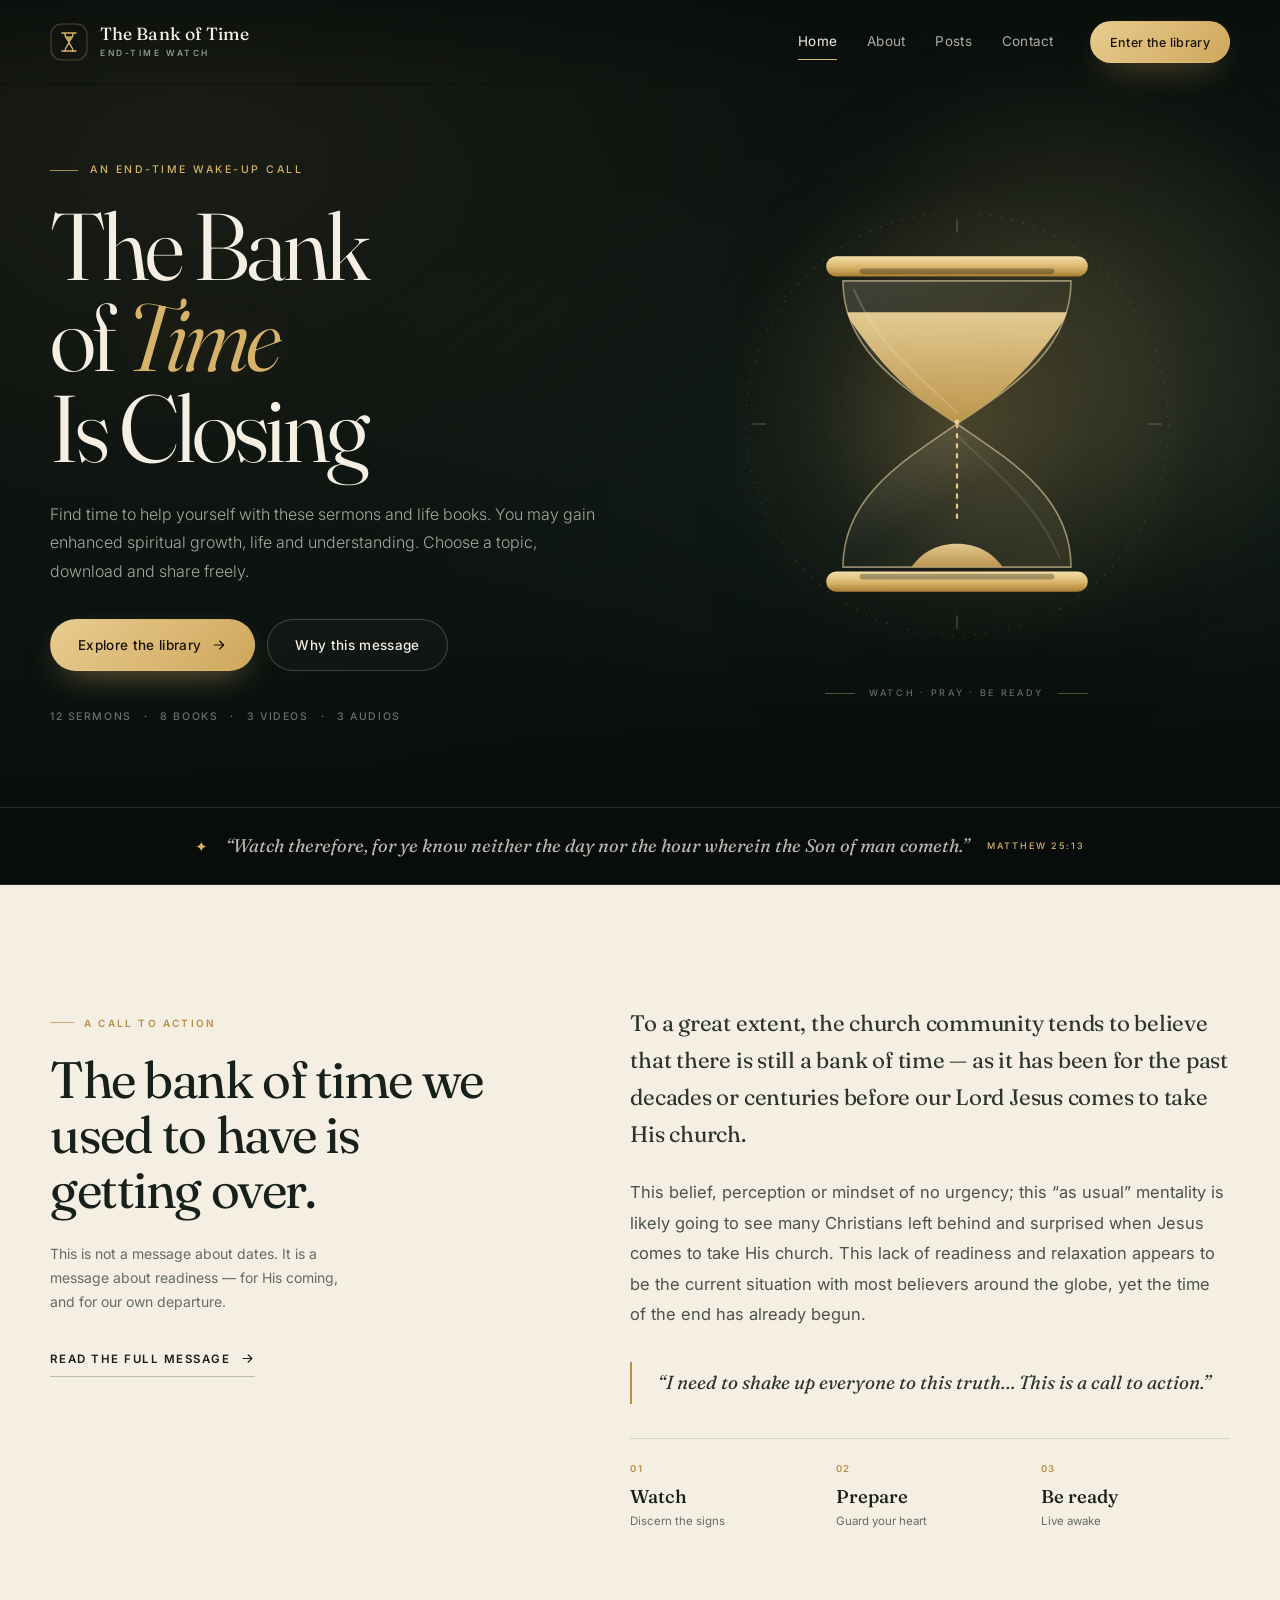
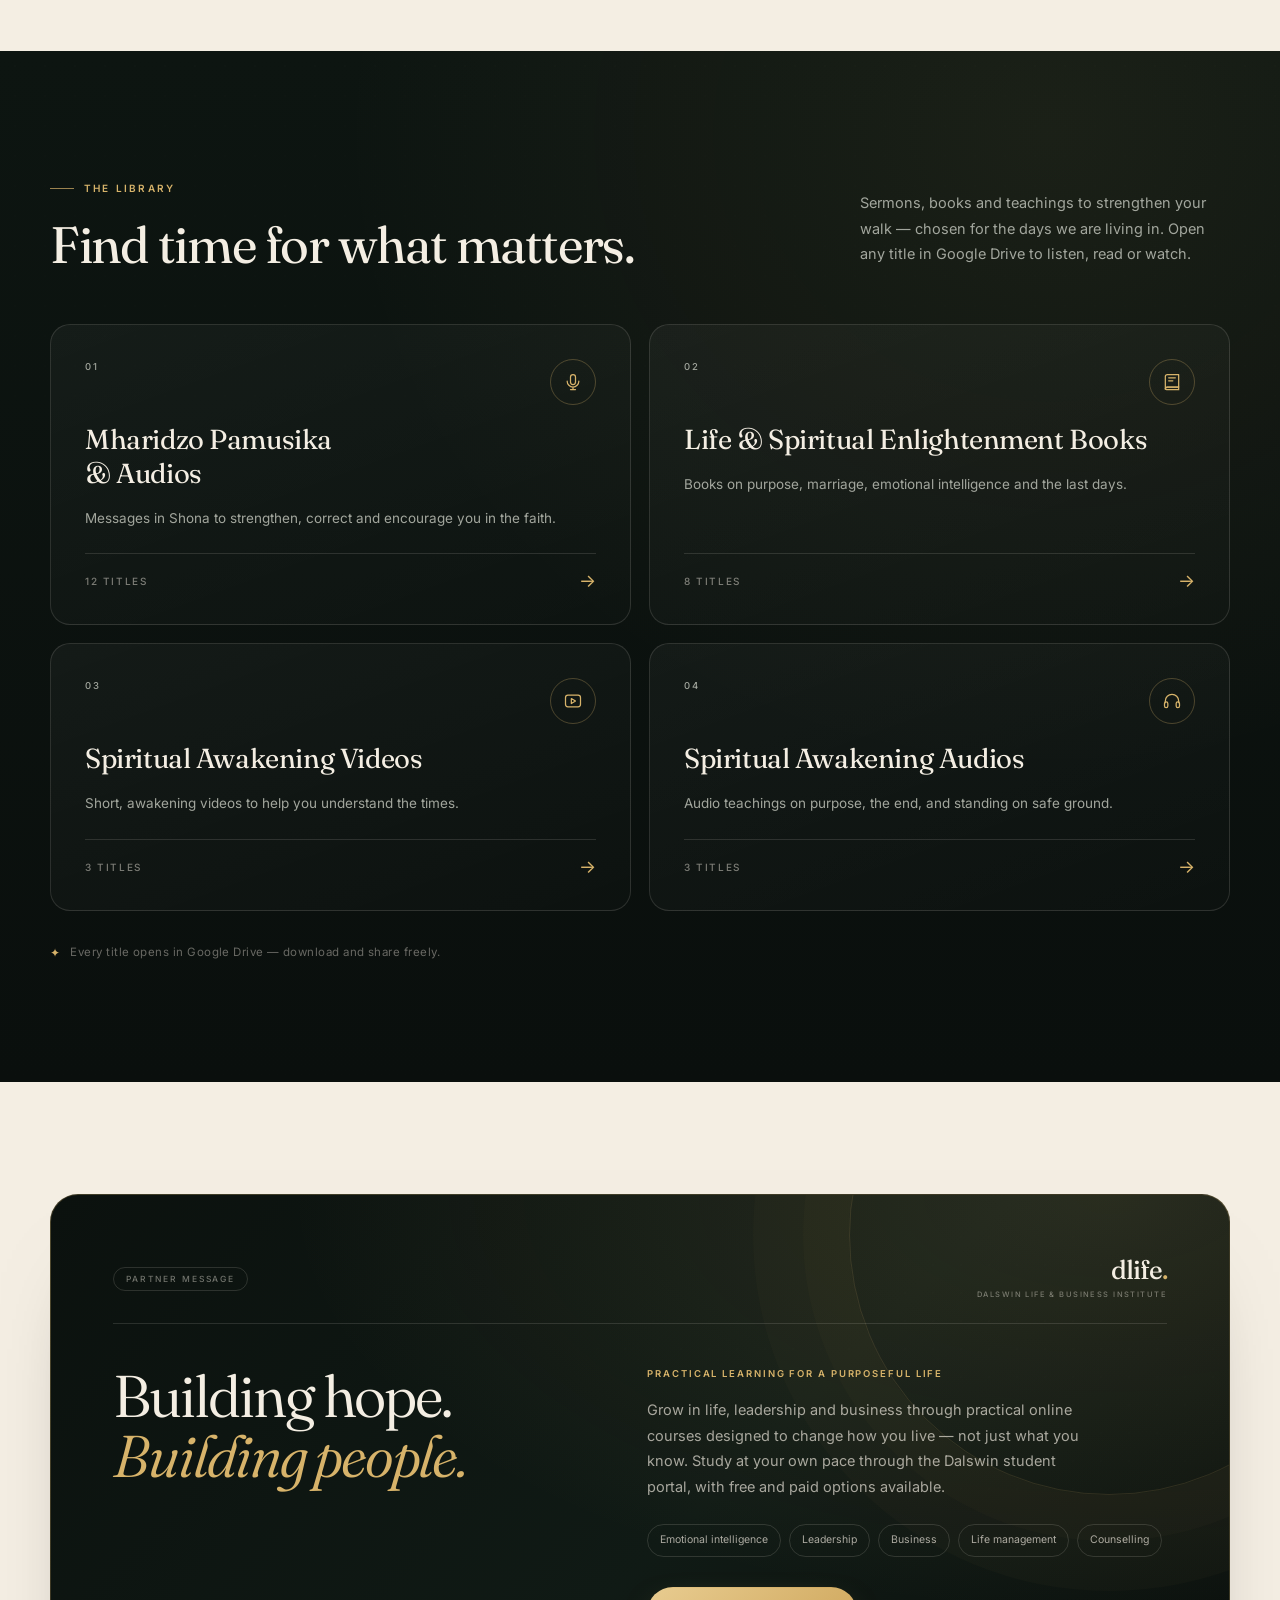
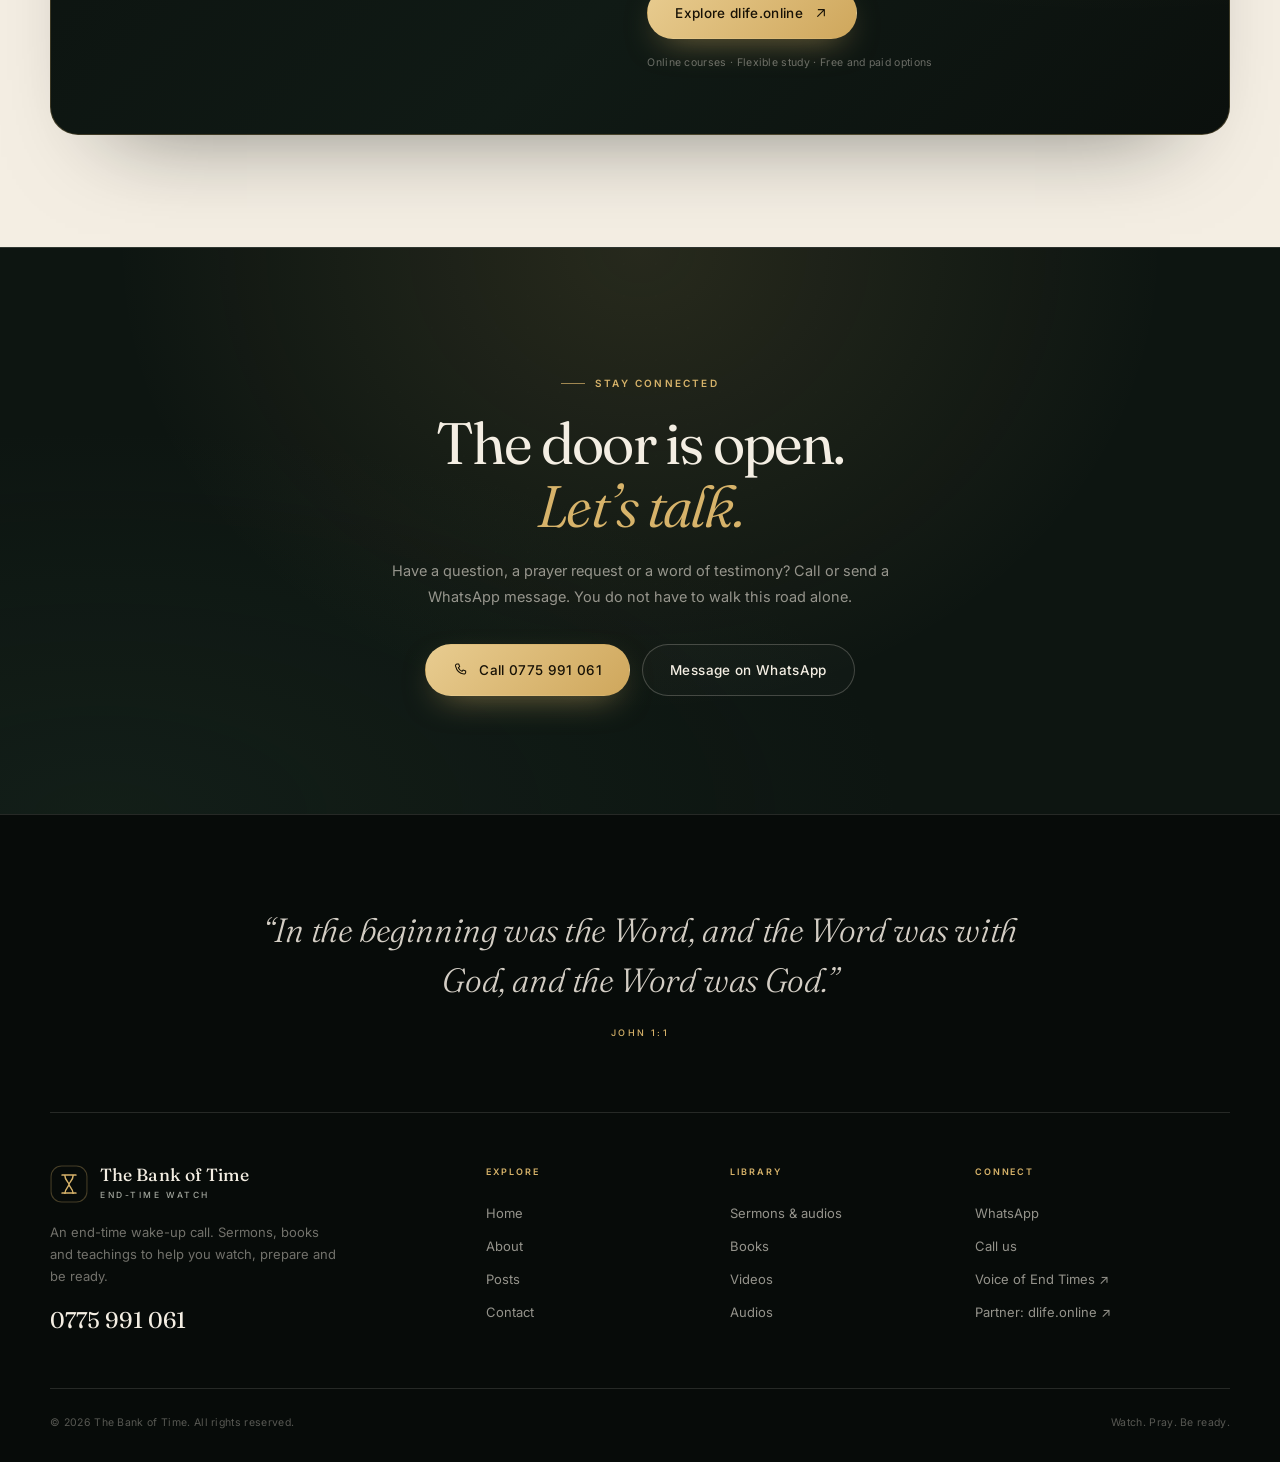
<file: index.html>
<!DOCTYPE html>
<html lang="en">
<head>
  <meta charset="utf-8">
  <meta name="viewport" content="width=device-width, initial-scale=1">
  <title>The Bank of Time — An End-Time Wake-Up Call</title>
  <meta name="description" content="The Bank of Time is closing. Sermons, life books, videos and audio teachings to help you watch, prepare and be ready for the coming of the Lord.">
  <meta name="theme-color" content="#0a0f0d">
  <meta property="og:title" content="The Bank of Time — An End-Time Wake-Up Call">
  <meta property="og:description" content="Find time to help yourself with these sermons and life books. Download and share freely.">
  <meta property="og:type" content="website">
  <link rel="icon" href="assets/favicon.svg" type="image/svg+xml">
  <link rel="preconnect" href="https://fonts.googleapis.com">
  <link rel="preconnect" href="https://fonts.gstatic.com" crossorigin>
  <link href="https://fonts.googleapis.com/css2?family=Fraunces:ital,opsz,wght@0,9..144,300..700;1,9..144,300..700&family=Inter:wght@300;400;500;600&display=swap" rel="stylesheet">
  <link rel="stylesheet" href="assets/css/style.css">
  <script>document.documentElement.classList.add('js');</script>
  <script src="assets/js/main.js" defer></script>
</head>
<body>
  <a class="skip-link" href="#main">Skip to content</a>

  <header class="site-header" id="siteHeader">
    <div class="container header-inner">
      <a class="brand" href="index.html" aria-label="The Bank of Time — home">
        <svg class="brand-mark" viewBox="0 0 36 36" fill="none" aria-hidden="true">
          <rect x="1" y="1" width="34" height="34" rx="10" stroke="currentColor" stroke-opacity=".3"/>
          <path d="M11.5 9.5h13M11.5 26.5h13" stroke="currentColor" stroke-width="1.6" stroke-linecap="round"/>
          <path d="M14 9.5c0 5 4 7 4 9s-4 4-4 9M22 9.5c0 5-4 7-4 9s4 4 4 9" stroke="currentColor" stroke-width="1.4"/>
          <path d="M15.4 12.6h5.2c0 2.6-2.6 4.2-2.6 5.2s-2.6-2.6-2.6-5.2Z" fill="currentColor" fill-opacity=".85"/>
        </svg>
        <span class="brand-text">
          <span class="brand-name">The Bank of Time</span>
          <span class="brand-sub">End-Time Watch</span>
        </span>
      </a>

      <nav class="site-nav" id="siteNav" aria-label="Primary">
        <a class="nav-link" href="index.html" aria-current="page">Home</a>
        <a class="nav-link" href="about.html">About</a>
        <a class="nav-link" href="posts.html">Posts</a>
        <a class="nav-link" href="contact.html">Contact</a>
        <a class="btn btn-gold btn-small nav-cta" href="posts.html">Enter the library</a>
      </nav>

      <button class="nav-toggle" id="navToggle" type="button" aria-expanded="false" aria-controls="siteNav" aria-label="Open menu">
        <span></span><span></span><span></span>
      </button>
    </div>
  </header>

  <main id="main">
    <section class="hero">
      <div class="hero-glow" aria-hidden="true"></div>
      <div class="container hero-grid">
        <div class="hero-copy reveal">
          <p class="eyebrow">An end-time wake-up call</p>
          <h1>The Bank of <em>Time</em><br>Is Closing</h1>
          <p class="hero-lead">Find time to help yourself with these sermons and life books. You may gain enhanced spiritual growth, life and understanding. Choose a topic, download and share freely.</p>
          <div class="hero-actions">
            <a class="btn btn-gold" href="posts.html">
              Explore the library
              <svg viewBox="0 0 24 24" fill="none" aria-hidden="true"><path d="M5 12h14M13 6l6 6-6 6" stroke="currentColor" stroke-width="1.7" stroke-linecap="round" stroke-linejoin="round"/></svg>
            </a>
            <a class="btn btn-ghost" href="about.html">Why this message</a>
          </div>
          <ul class="hero-meta" aria-label="Library contents">
            <li>12 sermons</li>
            <li>8 books</li>
            <li>3 videos</li>
            <li>3 audios</li>
          </ul>
        </div>

        <div class="hero-art reveal reveal-delay-1" aria-hidden="true">
          <svg class="hourglass" viewBox="0 0 440 440">
            <defs>
              <linearGradient id="hgGold" x1="0" y1="0" x2="0" y2="1">
                <stop offset="0" stop-color="#f4dfab"/>
                <stop offset=".55" stop-color="#d8b369"/>
                <stop offset="1" stop-color="#a97e35"/>
              </linearGradient>
              <linearGradient id="hgGlass" x1="0" y1="0" x2="1" y2="1">
                <stop offset="0" stop-color="#f6eeda" stop-opacity=".16"/>
                <stop offset=".5" stop-color="#f6eeda" stop-opacity=".03"/>
                <stop offset="1" stop-color="#d8b369" stop-opacity=".12"/>
              </linearGradient>
              <radialGradient id="hgHalo" cx=".5" cy=".5" r=".5">
                <stop offset="0" stop-color="#d8b369" stop-opacity=".24"/>
                <stop offset=".55" stop-color="#d8b369" stop-opacity=".06"/>
                <stop offset="1" stop-color="#d8b369" stop-opacity="0"/>
              </radialGradient>
              <linearGradient id="hgSand" x1="0" y1="0" x2="0" y2="1">
                <stop offset="0" stop-color="#f1d69a"/>
                <stop offset="1" stop-color="#c49a4c"/>
              </linearGradient>
              <clipPath id="hgTop">
                <path d="M118 92 H322 C322 154 270 186 220 220 C170 186 118 154 118 92 Z"/>
              </clipPath>
              <clipPath id="hgBottom">
                <path d="M220 220 C270 254 322 286 322 348 H118 C118 286 170 254 220 220 Z"/>
              </clipPath>
            </defs>

            <circle cx="220" cy="220" r="216" fill="url(#hgHalo)"/>
            <g class="clock-ring" fill="none" stroke="#d8b369" stroke-opacity=".28">
              <circle cx="220" cy="220" r="189" stroke-width="1" stroke-dasharray="1 9"/>
            </g>
            <path d="M220 37v12M220 391v12M37 220h12M391 220h12" stroke="#d8b369" stroke-opacity=".4" stroke-width="1"/>

            <g class="frame">
              <rect x="103" y="70" width="234" height="18" rx="9" fill="url(#hgGold)"/>
              <rect x="103" y="352" width="234" height="18" rx="9" fill="url(#hgGold)"/>
              <rect x="133" y="81" width="174" height="5" rx="2.5" fill="#0a0f0d" opacity=".3"/>
              <rect x="133" y="354" width="174" height="5" rx="2.5" fill="#0a0f0d" opacity=".3"/>
            </g>

            <path d="M118 92 H322 C322 154 270 186 220 220 C170 186 118 154 118 92 Z" fill="url(#hgGlass)" stroke="#f4dfab" stroke-opacity=".55" stroke-width="1.4"/>
            <path d="M220 220 C270 254 322 286 322 348 H118 C118 286 170 254 220 220 Z" fill="url(#hgGlass)" stroke="#f4dfab" stroke-opacity=".55" stroke-width="1.4"/>

            <g clip-path="url(#hgTop)">
              <path class="sand-top" d="M120 120 C160 183 200 207 220 222 C240 207 280 183 320 120 Z" fill="url(#hgSand)" opacity=".92"/>
            </g>
            <g clip-path="url(#hgBottom)">
              <path class="sand-bottom" d="M178 350 C188 333 205 327 220 327 C235 327 252 333 262 350 Z" fill="url(#hgSand)" opacity=".92"/>
            </g>

            <g class="stream">
              <line x1="220" y1="220" x2="220" y2="306" stroke="#e4c788" stroke-width="2" stroke-linecap="round" stroke-dasharray="3 6"/>
              <circle class="grain g1" cx="220" cy="218" r="1.9" fill="#f1d69a"/>
              <circle class="grain g2" cx="220" cy="218" r="1.5" fill="#f1d69a"/>
              <circle class="grain g3" cx="220" cy="218" r="2" fill="#e9cd8c"/>
            </g>

            <path d="M128 100 C150 152 188 178 220 210" stroke="#fff5df" stroke-opacity=".18" stroke-width="2" stroke-linecap="round" fill="none"/>
            <path d="M220 230 C252 262 290 288 312 340" stroke="#fff5df" stroke-opacity=".1" stroke-width="2" stroke-linecap="round" fill="none"/>
          </svg>
          <p class="art-caption"><span></span>Watch · Pray · Be ready<span></span></p>
        </div>
      </div>
    </section>

    <section class="verse-strip" aria-label="Scripture">
      <div class="container verse-inner">
        <span class="verse-mark" aria-hidden="true">✦</span>
        <p class="verse-text">“Watch therefore, for ye know neither the day nor the hour wherein the Son of man cometh.”</p>
        <span class="verse-ref">Matthew 25:13</span>
      </div>
    </section>

    <section class="section section-cream" id="message">
      <div class="container split">
        <div class="split-side reveal">
          <p class="kicker">A call to action</p>
          <h2 class="section-title">The bank of time we used to have is getting over.</h2>
          <p class="side-note">This is not a message about dates. It is a message about readiness — for His coming, and for our own departure.</p>
          <a class="link-arrow" href="about.html">
            Read the full message
            <svg viewBox="0 0 24 24" fill="none" aria-hidden="true"><path d="M5 12h14M13 6l6 6-6 6" stroke="currentColor" stroke-width="1.7" stroke-linecap="round" stroke-linejoin="round"/></svg>
          </a>
        </div>
        <div class="prose reveal">
          <p class="lead">To a great extent, the church community tends to believe that there is still a bank of time — as it has been for the past decades or centuries before our Lord Jesus comes to take His church.</p>
          <p>This belief, perception or mindset of no urgency; this “as usual” mentality is likely going to see many Christians left behind and surprised when Jesus comes to take His church. This lack of readiness and relaxation appears to be the current situation with most believers around the globe, yet the time of the end has already begun.</p>
          <blockquote>“I need to shake up everyone to this truth… This is a call to action.”</blockquote>
          <ul class="pillars">
            <li><span>01</span><strong>Watch</strong><small>Discern the signs</small></li>
            <li><span>02</span><strong>Prepare</strong><small>Guard your heart</small></li>
            <li><span>03</span><strong>Be ready</strong><small>Live awake</small></li>
          </ul>
        </div>
      </div>
    </section>

    <section class="section section-dark" id="library">
      <div class="container">
        <div class="section-head reveal">
          <div>
            <p class="kicker">The library</p>
            <h2 class="section-title">Find time for what matters.</h2>
          </div>
          <p>Sermons, books and teachings to strengthen your walk — chosen for the days we are living in. Open any title in Google Drive to listen, read or watch.</p>
        </div>

        <div class="library-grid">
          <a class="library-card reveal" href="posts.html#sermons">
            <div class="card-top">
              <span class="card-num">01</span>
              <span class="card-icon" aria-hidden="true">
                <svg viewBox="0 0 24 24" fill="none"><path d="M12 15a3 3 0 0 0 3-3V6a3 3 0 0 0-6 0v6a3 3 0 0 0 3 3Z" stroke="currentColor" stroke-width="1.5"/><path d="M5 11a7 7 0 0 0 14 0M12 18v3M9 21h6" stroke="currentColor" stroke-width="1.5" stroke-linecap="round"/></svg>
              </span>
            </div>
            <h3>Mharidzo Pamusika<br>&amp; Audios</h3>
            <p>Messages in Shona to strengthen, correct and encourage you in the faith.</p>
            <div class="card-foot">
              <span class="card-count">12 titles</span>
              <span class="card-go" aria-hidden="true">→</span>
            </div>
          </a>

          <a class="library-card reveal reveal-delay-1" href="posts.html#books">
            <div class="card-top">
              <span class="card-num">02</span>
              <span class="card-icon" aria-hidden="true">
                <svg viewBox="0 0 24 24" fill="none"><path d="M4 5.5A2.5 2.5 0 0 1 6.5 3H20v15H6.5A2.5 2.5 0 0 0 4 20.5v-15Z" stroke="currentColor" stroke-width="1.5" stroke-linejoin="round"/><path d="M4 20.5A2.5 2.5 0 0 1 6.5 18H20v3H6.5A2.5 2.5 0 0 1 4 20.5Z" stroke="currentColor" stroke-width="1.5"/><path d="M8 7h8M8 10.5h5" stroke="currentColor" stroke-width="1.5" stroke-linecap="round"/></svg>
              </span>
            </div>
            <h3>Life &amp; Spiritual Enlightenment Books</h3>
            <p>Books on purpose, marriage, emotional intelligence and the last days.</p>
            <div class="card-foot">
              <span class="card-count">8 titles</span>
              <span class="card-go" aria-hidden="true">→</span>
            </div>
          </a>

          <a class="library-card reveal" href="posts.html#videos">
            <div class="card-top">
              <span class="card-num">03</span>
              <span class="card-icon" aria-hidden="true">
                <svg viewBox="0 0 24 24" fill="none"><rect x="3" y="5" width="18" height="14" rx="3" stroke="currentColor" stroke-width="1.5"/><path d="m10 9 5 3-5 3V9Z" stroke="currentColor" stroke-width="1.5" stroke-linejoin="round"/></svg>
              </span>
            </div>
            <h3>Spiritual Awakening Videos</h3>
            <p>Short, awakening videos to help you understand the times.</p>
            <div class="card-foot">
              <span class="card-count">3 titles</span>
              <span class="card-go" aria-hidden="true">→</span>
            </div>
          </a>

          <a class="library-card reveal reveal-delay-1" href="posts.html#audios">
            <div class="card-top">
              <span class="card-num">04</span>
              <span class="card-icon" aria-hidden="true">
                <svg viewBox="0 0 24 24" fill="none"><path d="M4 14v-2a8 8 0 0 1 16 0v2" stroke="currentColor" stroke-width="1.5" stroke-linecap="round"/><rect x="3" y="13" width="4" height="7" rx="2" stroke="currentColor" stroke-width="1.5"/><rect x="17" y="13" width="4" height="7" rx="2" stroke="currentColor" stroke-width="1.5"/></svg>
              </span>
            </div>
            <h3>Spiritual Awakening Audios</h3>
            <p>Audio teachings on purpose, the end, and standing on safe ground.</p>
            <div class="card-foot">
              <span class="card-count">3 titles</span>
              <span class="card-go" aria-hidden="true">→</span>
            </div>
          </a>
        </div>

        <p class="library-note reveal">Every title opens in Google Drive — download and share freely.</p>
      </div>
    </section>

    <section class="section partner-section" id="partner">
      <div class="container">
        <div class="partner-card reveal">
          <div class="partner-head">
            <span class="ad-label">Partner message</span>
            <div class="dlife-brand" role="img" aria-label="Dalswin Life and Business Institute">
              <span class="dlife-mark">dlife<span>.</span></span>
              <span class="dlife-sub">Dalswin Life &amp; Business Institute</span>
            </div>
          </div>

          <div class="partner-grid">
            <h2>Building hope.<br><em>Building people.</em></h2>
            <div class="partner-copy">
              <p class="partner-name">Practical learning for a purposeful life</p>
              <p>Grow in life, leadership and business through practical online courses designed to change how you live — not just what you know. Study at your own pace through the Dalswin student portal, with free and paid options available.</p>
              <div class="partner-tags" aria-label="Course areas">
                <span>Emotional intelligence</span>
                <span>Leadership</span>
                <span>Business</span>
                <span>Life management</span>
                <span>Counselling</span>
              </div>
              <a class="btn btn-gold" href="https://www.dlife.online/" target="_blank" rel="noopener noreferrer">
                Explore dlife.online
                <svg viewBox="0 0 24 24" fill="none" aria-hidden="true"><path d="M7 17 17 7M8 7h9v9" stroke="currentColor" stroke-width="1.7" stroke-linecap="round" stroke-linejoin="round"/></svg>
              </a>
              <p class="partner-note">Online courses · Flexible study · Free and paid options</p>
            </div>
          </div>
        </div>
      </div>
    </section>

    <section class="section cta-band" aria-labelledby="contact-cta-title">
      <div class="container cta-inner reveal">
        <p class="kicker">Stay connected</p>
        <h2 id="contact-cta-title">The door is open.<br><em>Let’s talk.</em></h2>
        <p>Have a question, a prayer request or a word of testimony? Call or send a WhatsApp message. You do not have to walk this road alone.</p>
        <div class="cta-actions">
          <a class="btn btn-gold" href="tel:+263775991061">
            <svg viewBox="0 0 24 24" fill="none" aria-hidden="true"><path d="M6.5 3h2l1.5 4-2 1.5a12 12 0 0 0 5.5 5.5L15 12l4 1.5v2a2.5 2.5 0 0 1-2.7 2.5C9.6 17.4 5.6 13.4 4 6.7A2.5 2.5 0 0 1 6.5 3Z" stroke="currentColor" stroke-width="1.6" stroke-linejoin="round"/></svg>
            Call 0775 991 061
          </a>
          <a class="btn btn-ghost" href="https://wa.me/263775991061?text=Hello%2C%20I%20visited%20The%20Bank%20of%20Time%20website%20and%20would%20like%20to%20connect." target="_blank" rel="noopener noreferrer">Message on WhatsApp</a>
        </div>
      </div>
    </section>
  </main>

  <footer class="site-footer">
    <div class="container">
      <div class="footer-verse">
        <blockquote>“In the beginning was the Word, and the Word was with God, and the Word was God.”</blockquote>
        <cite>John 1:1</cite>
      </div>

      <div class="footer-grid">
        <div class="footer-brand">
          <a class="brand" href="index.html" aria-label="The Bank of Time — home">
            <svg class="brand-mark" viewBox="0 0 36 36" fill="none" aria-hidden="true">
              <rect x="1" y="1" width="34" height="34" rx="10" stroke="currentColor" stroke-opacity=".3"/>
              <path d="M11.5 9.5h13M11.5 26.5h13" stroke="currentColor" stroke-width="1.6" stroke-linecap="round"/>
              <path d="M14 9.5c0 5 4 7 4 9s-4 4-4 9M22 9.5c0 5-4 7-4 9s4 4 4 9" stroke="currentColor" stroke-width="1.4"/>
            </svg>
            <span class="brand-text">
              <span class="brand-name">The Bank of Time</span>
              <span class="brand-sub">End-Time Watch</span>
            </span>
          </a>
          <p>An end-time wake-up call. Sermons, books and teachings to help you watch, prepare and be ready.</p>
          <a class="footer-phone" href="tel:+263775991061">0775 991 061</a>
        </div>

        <div class="footer-col">
          <h4>Explore</h4>
          <a href="index.html">Home</a>
          <a href="about.html">About</a>
          <a href="posts.html">Posts</a>
          <a href="contact.html">Contact</a>
        </div>

        <div class="footer-col">
          <h4>Library</h4>
          <a href="posts.html#sermons">Sermons &amp; audios</a>
          <a href="posts.html#books">Books</a>
          <a href="posts.html#videos">Videos</a>
          <a href="posts.html#audios">Audios</a>
        </div>

        <div class="footer-col">
          <h4>Connect</h4>
          <a href="https://wa.me/263775991061" target="_blank" rel="noopener noreferrer">WhatsApp</a>
          <a href="tel:+263775991061">Call us</a>
          <a href="https://voiceofendtimes1.wordpress.com/" target="_blank" rel="noopener noreferrer">Voice of End Times ↗</a>
          <a href="https://www.dlife.online/" target="_blank" rel="noopener noreferrer">Partner: dlife.online ↗</a>
        </div>
      </div>

      <div class="footer-bottom">
        <span>© 2026 The Bank of Time. All rights reserved.</span>
        <span>Watch. Pray. Be ready.</span>
      </div>
    </div>
  </footer>
</body>
</html>
</file>
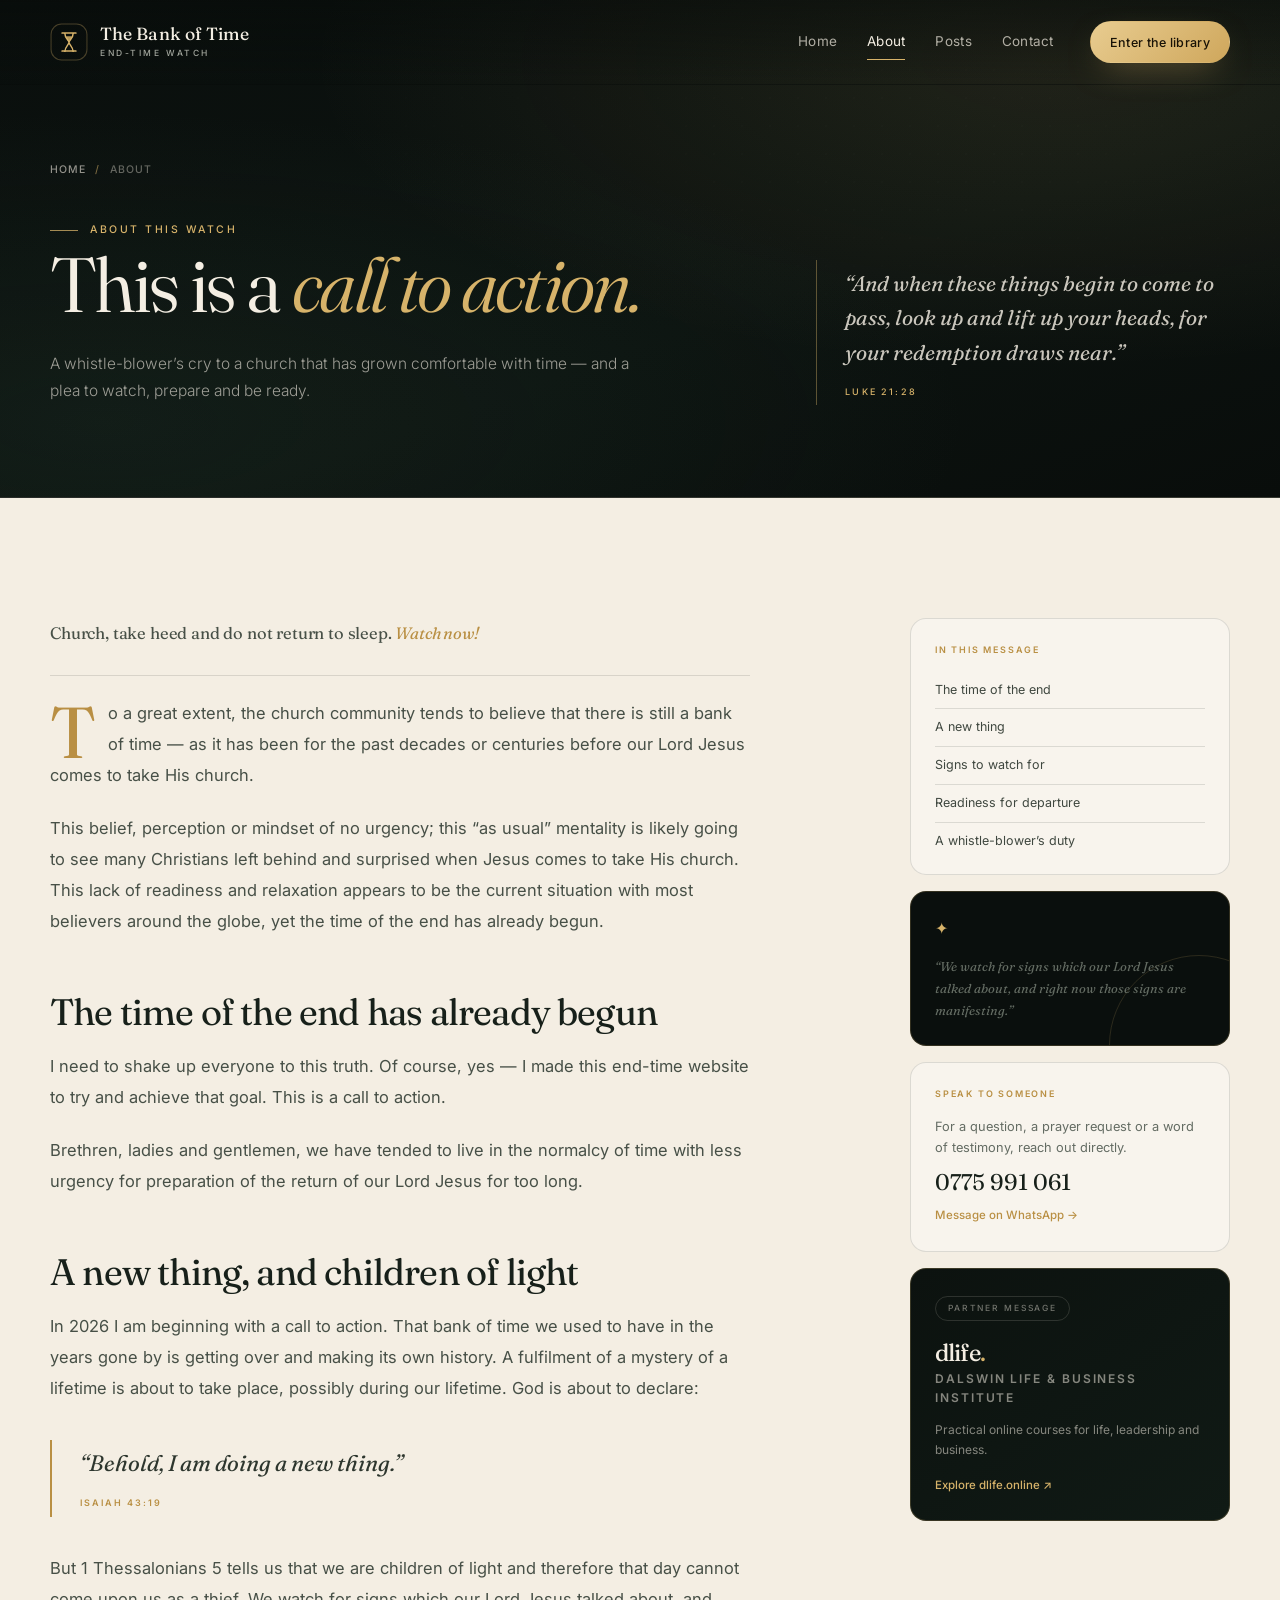
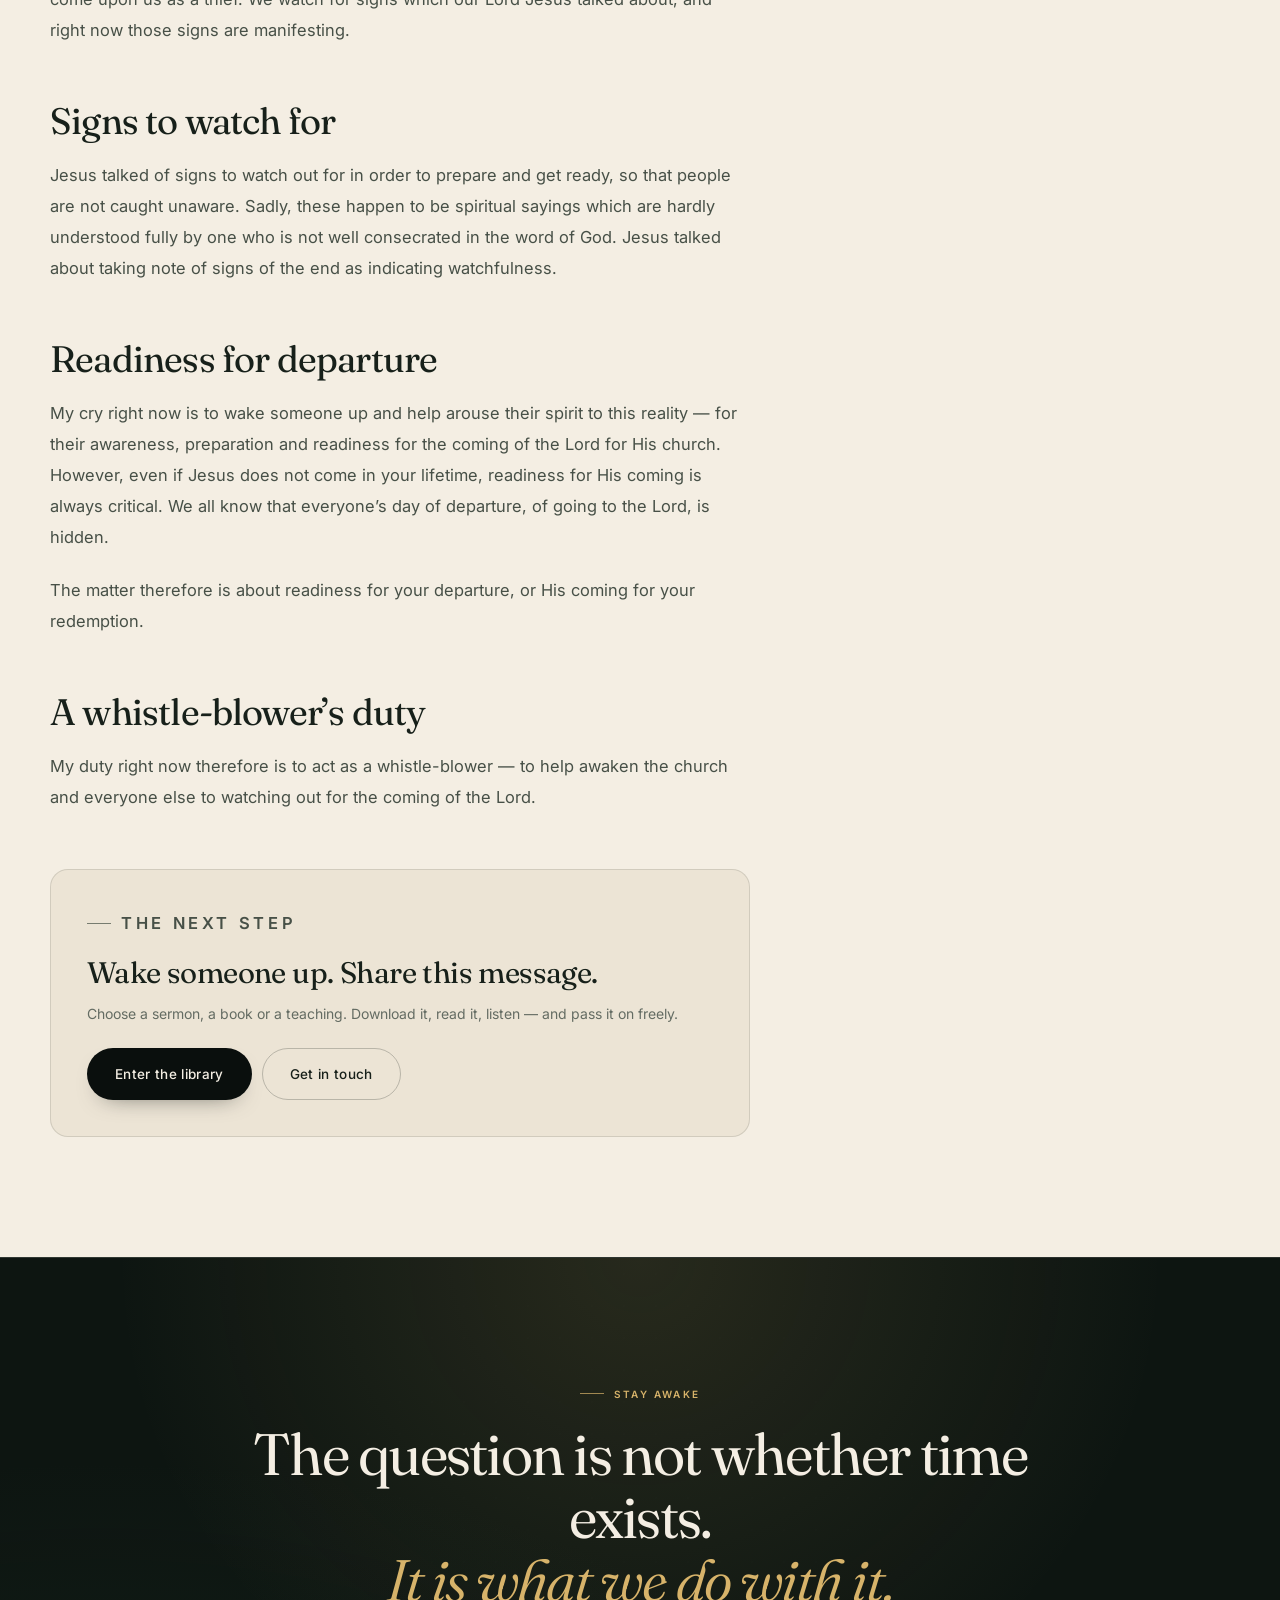
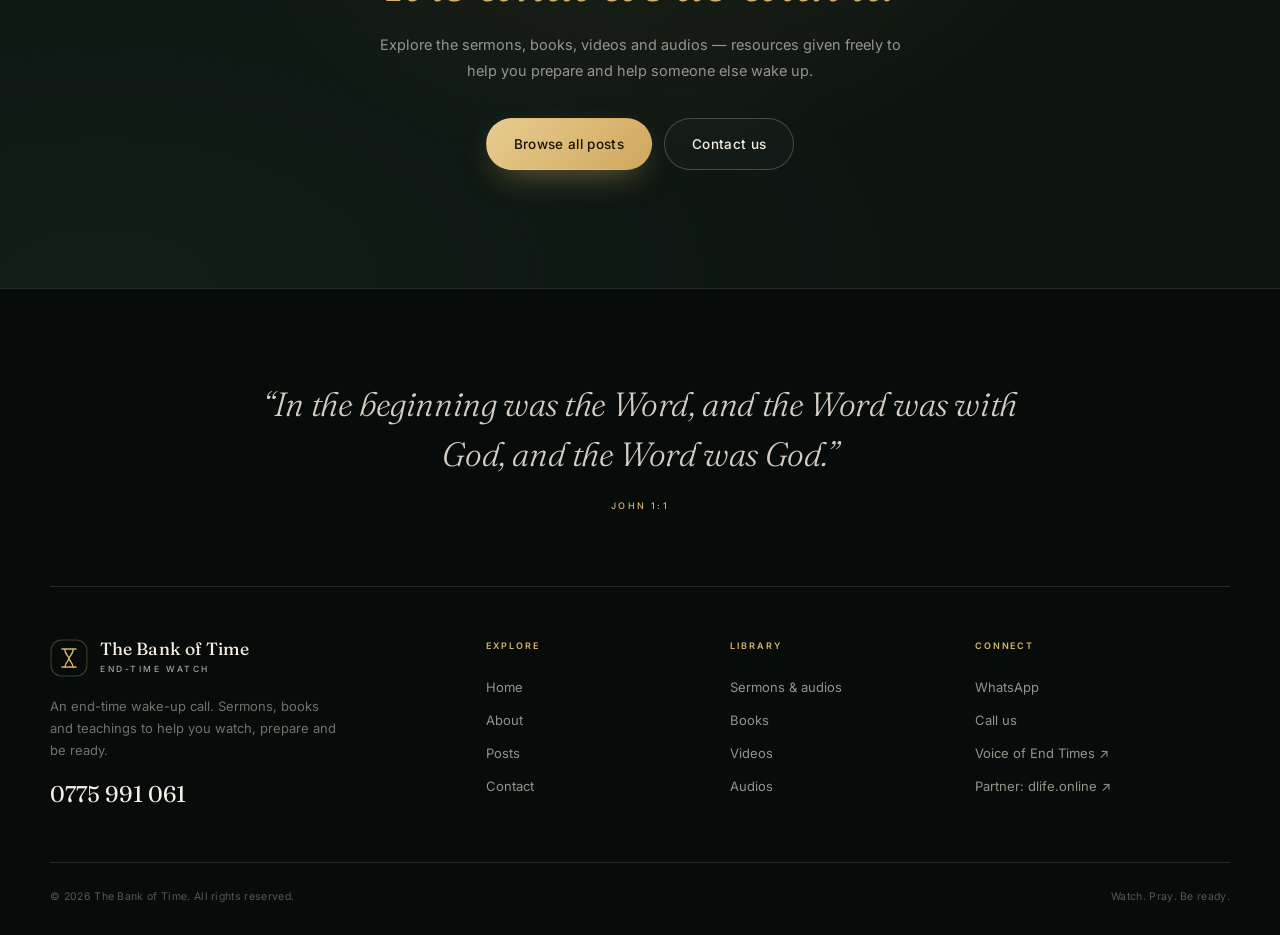
<file: about.html>
<!DOCTYPE html>
<html lang="en">
<head>
  <meta charset="utf-8">
  <meta name="viewport" content="width=device-width, initial-scale=1">
  <title>About — The Bank of Time</title>
  <meta name="description" content="A whistle-blower's call to a church that has grown comfortable with time. Read why The Bank of Time is closing, and why readiness matters now.">
  <meta name="theme-color" content="#0a0f0d">
  <link rel="icon" href="assets/favicon.svg" type="image/svg+xml">
  <link rel="preconnect" href="https://fonts.googleapis.com">
  <link rel="preconnect" href="https://fonts.gstatic.com" crossorigin>
  <link href="https://fonts.googleapis.com/css2?family=Fraunces:ital,opsz,wght@0,9..144,300..700;1,9..144,300..700&family=Inter:wght@300;400;500;600&display=swap" rel="stylesheet">
  <link rel="stylesheet" href="assets/css/style.css">
  <script>document.documentElement.classList.add('js');</script>
  <script src="assets/js/main.js" defer></script>
</head>
<body>
  <a class="skip-link" href="#main">Skip to content</a>

  <header class="site-header" id="siteHeader">
    <div class="container header-inner">
      <a class="brand" href="index.html" aria-label="The Bank of Time — home">
        <svg class="brand-mark" viewBox="0 0 36 36" fill="none" aria-hidden="true">
          <rect x="1" y="1" width="34" height="34" rx="10" stroke="currentColor" stroke-opacity=".3"/>
          <path d="M11.5 9.5h13M11.5 26.5h13" stroke="currentColor" stroke-width="1.6" stroke-linecap="round"/>
          <path d="M14 9.5c0 5 4 7 4 9s-4 4-4 9M22 9.5c0 5-4 7-4 9s4 4 4 9" stroke="currentColor" stroke-width="1.4"/>
          <path d="M15.4 12.6h5.2c0 2.6-2.6 4.2-2.6 5.2s-2.6-2.6-2.6-5.2Z" fill="currentColor" fill-opacity=".85"/>
        </svg>
        <span class="brand-text">
          <span class="brand-name">The Bank of Time</span>
          <span class="brand-sub">End-Time Watch</span>
        </span>
      </a>

      <nav class="site-nav" id="siteNav" aria-label="Primary">
        <a class="nav-link" href="index.html">Home</a>
        <a class="nav-link" href="about.html" aria-current="page">About</a>
        <a class="nav-link" href="posts.html">Posts</a>
        <a class="nav-link" href="contact.html">Contact</a>
        <a class="btn btn-gold btn-small nav-cta" href="posts.html">Enter the library</a>
      </nav>

      <button class="nav-toggle" id="navToggle" type="button" aria-expanded="false" aria-controls="siteNav" aria-label="Open menu">
        <span></span><span></span><span></span>
      </button>
    </div>
  </header>

  <main id="main">
    <section class="page-hero">
      <div class="container">
        <nav class="breadcrumb" aria-label="Breadcrumb">
          <a href="index.html">Home</a><span aria-hidden="true">/</span><span>About</span>
        </nav>
        <div class="page-hero-grid">
          <div class="reveal">
            <p class="eyebrow">About this watch</p>
            <h1>This is a <em>call to action.</em></h1>
            <p class="page-lead">A whistle-blower’s cry to a church that has grown comfortable with time — and a plea to watch, prepare and be ready.</p>
          </div>
          <blockquote class="hero-scripture reveal reveal-delay-1">
            <p>“And when these things begin to come to pass, look up and lift up your heads, for your redemption draws near.”</p>
            <cite>Luke 21:28</cite>
          </blockquote>
        </div>
      </div>
    </section>

    <section class="section section-cream">
      <div class="container article-layout">
        <article class="article reveal">
          <p class="article-callout">Church, take heed and do not return to sleep. <em>Watch now!</em></p>

          <p class="dropcap">To a great extent, the church community tends to believe that there is still a bank of time — as it has been for the past decades or centuries before our Lord Jesus comes to take His church.</p>

          <p>This belief, perception or mindset of no urgency; this “as usual” mentality is likely going to see many Christians left behind and surprised when Jesus comes to take His church. This lack of readiness and relaxation appears to be the current situation with most believers around the globe, yet the time of the end has already begun.</p>

          <h2 id="the-time-of-the-end">The time of the end has already begun</h2>
          <p>I need to shake up everyone to this truth. Of course, yes — I made this end-time website to try and achieve that goal. This is a call to action.</p>
          <p>Brethren, ladies and gentlemen, we have tended to live in the normalcy of time with less urgency for preparation of the return of our Lord Jesus for too long.</p>

          <h2 id="a-new-thing">A new thing, and children of light</h2>
          <p>In 2026 I am beginning with a call to action. That bank of time we used to have in the years gone by is getting over and making its own history. A fulfilment of a mystery of a lifetime is about to take place, possibly during our lifetime. God is about to declare:</p>
          <blockquote>
            “Behold, I am doing a new thing.”
            <cite>Isaiah 43:19</cite>
          </blockquote>
          <p>But 1 Thessalonians 5 tells us that we are children of light and therefore that day cannot come upon us as a thief. We watch for signs which our Lord Jesus talked about, and right now those signs are manifesting.</p>

          <h2 id="signs-to-watch">Signs to watch for</h2>
          <p>Jesus talked of signs to watch out for in order to prepare and get ready, so that people are not caught unaware. Sadly, these happen to be spiritual sayings which are hardly understood fully by one who is not well consecrated in the word of God. Jesus talked about taking note of signs of the end as indicating watchfulness.</p>

          <h2 id="readiness">Readiness for departure</h2>
          <p>My cry right now is to wake someone up and help arouse their spirit to this reality — for their awareness, preparation and readiness for the coming of the Lord for His church. However, even if Jesus does not come in your lifetime, readiness for His coming is always critical. We all know that everyone’s day of departure, of going to the Lord, is hidden.</p>
          <p>The matter therefore is about readiness for your departure, or His coming for your redemption.</p>

          <h2 id="whistle-blower">A whistle-blower’s duty</h2>
          <p>My duty right now therefore is to act as a whistle-blower — to help awaken the church and everyone else to watching out for the coming of the Lord.</p>

          <div class="article-end">
            <p class="kicker">The next step</p>
            <h3>Wake someone up. Share this message.</h3>
            <p>Choose a sermon, a book or a teaching. Download it, read it, listen — and pass it on freely.</p>
            <div class="article-end-actions">
              <a class="btn btn-dark" href="posts.html">Enter the library</a>
              <a class="btn btn-outline-dark" href="contact.html">Get in touch</a>
            </div>
          </div>
        </article>

        <aside class="sidebar reveal reveal-delay-1">
          <div class="sidebar-card">
            <h3>In this message</h3>
            <nav class="toc" aria-label="On this page">
              <a href="#the-time-of-the-end">The time of the end</a>
              <a href="#a-new-thing">A new thing</a>
              <a href="#signs-to-watch">Signs to watch for</a>
              <a href="#readiness">Readiness for departure</a>
              <a href="#whistle-blower">A whistle-blower’s duty</a>
            </nav>
          </div>

          <div class="sidebar-card sidebar-quote">
            <span class="sidebar-mark" aria-hidden="true">✦</span>
            <p>“We watch for signs which our Lord Jesus talked about, and right now those signs are manifesting.”</p>
          </div>

          <div class="sidebar-card">
            <h3>Speak to someone</h3>
            <p>For a question, a prayer request or a word of testimony, reach out directly.</p>
            <a class="sidebar-phone" href="tel:+263775991061">0775 991 061</a>
            <a class="sidebar-wa" href="https://wa.me/263775991061?text=Hello%2C%20I%20visited%20The%20Bank%20of%20Time%20website%20and%20would%20like%20to%20connect." target="_blank" rel="noopener noreferrer">Message on WhatsApp →</a>
          </div>

          <div class="sidebar-ad">
            <span class="ad-label">Partner message</span>
            <div class="dlife-mark">dlife<span>.</span></div>
            <p class="sidebar-ad-name">Dalswin Life &amp; Business Institute</p>
            <p>Practical online courses for life, leadership and business.</p>
            <a href="https://www.dlife.online/" target="_blank" rel="noopener noreferrer">Explore dlife.online ↗</a>
          </div>
        </aside>
      </div>
    </section>

    <section class="section cta-band" aria-labelledby="about-cta-title">
      <div class="container cta-inner reveal">
        <p class="kicker">Stay awake</p>
        <h2 id="about-cta-title">The question is not whether time exists.<br><em>It is what we do with it.</em></h2>
        <p>Explore the sermons, books, videos and audios — resources given freely to help you prepare and help someone else wake up.</p>
        <div class="cta-actions">
          <a class="btn btn-gold" href="posts.html">Browse all posts</a>
          <a class="btn btn-ghost" href="contact.html">Contact us</a>
        </div>
      </div>
    </section>
  </main>

  <footer class="site-footer">
    <div class="container">
      <div class="footer-verse">
        <blockquote>“In the beginning was the Word, and the Word was with God, and the Word was God.”</blockquote>
        <cite>John 1:1</cite>
      </div>

      <div class="footer-grid">
        <div class="footer-brand">
          <a class="brand" href="index.html" aria-label="The Bank of Time — home">
            <svg class="brand-mark" viewBox="0 0 36 36" fill="none" aria-hidden="true">
              <rect x="1" y="1" width="34" height="34" rx="10" stroke="currentColor" stroke-opacity=".3"/>
              <path d="M11.5 9.5h13M11.5 26.5h13" stroke="currentColor" stroke-width="1.6" stroke-linecap="round"/>
              <path d="M14 9.5c0 5 4 7 4 9s-4 4-4 9M22 9.5c0 5-4 7-4 9s4 4 4 9" stroke="currentColor" stroke-width="1.4"/>
            </svg>
            <span class="brand-text">
              <span class="brand-name">The Bank of Time</span>
              <span class="brand-sub">End-Time Watch</span>
            </span>
          </a>
          <p>An end-time wake-up call. Sermons, books and teachings to help you watch, prepare and be ready.</p>
          <a class="footer-phone" href="tel:+263775991061">0775 991 061</a>
        </div>

        <div class="footer-col">
          <h4>Explore</h4>
          <a href="index.html">Home</a>
          <a href="about.html">About</a>
          <a href="posts.html">Posts</a>
          <a href="contact.html">Contact</a>
        </div>

        <div class="footer-col">
          <h4>Library</h4>
          <a href="posts.html#sermons">Sermons &amp; audios</a>
          <a href="posts.html#books">Books</a>
          <a href="posts.html#videos">Videos</a>
          <a href="posts.html#audios">Audios</a>
        </div>

        <div class="footer-col">
          <h4>Connect</h4>
          <a href="https://wa.me/263775991061" target="_blank" rel="noopener noreferrer">WhatsApp</a>
          <a href="tel:+263775991061">Call us</a>
          <a href="https://voiceofendtimes1.wordpress.com/" target="_blank" rel="noopener noreferrer">Voice of End Times ↗</a>
          <a href="https://www.dlife.online/" target="_blank" rel="noopener noreferrer">Partner: dlife.online ↗</a>
        </div>
      </div>

      <div class="footer-bottom">
        <span>© 2026 The Bank of Time. All rights reserved.</span>
        <span>Watch. Pray. Be ready.</span>
      </div>
    </div>
  </footer>
</body>
</html>
</file>
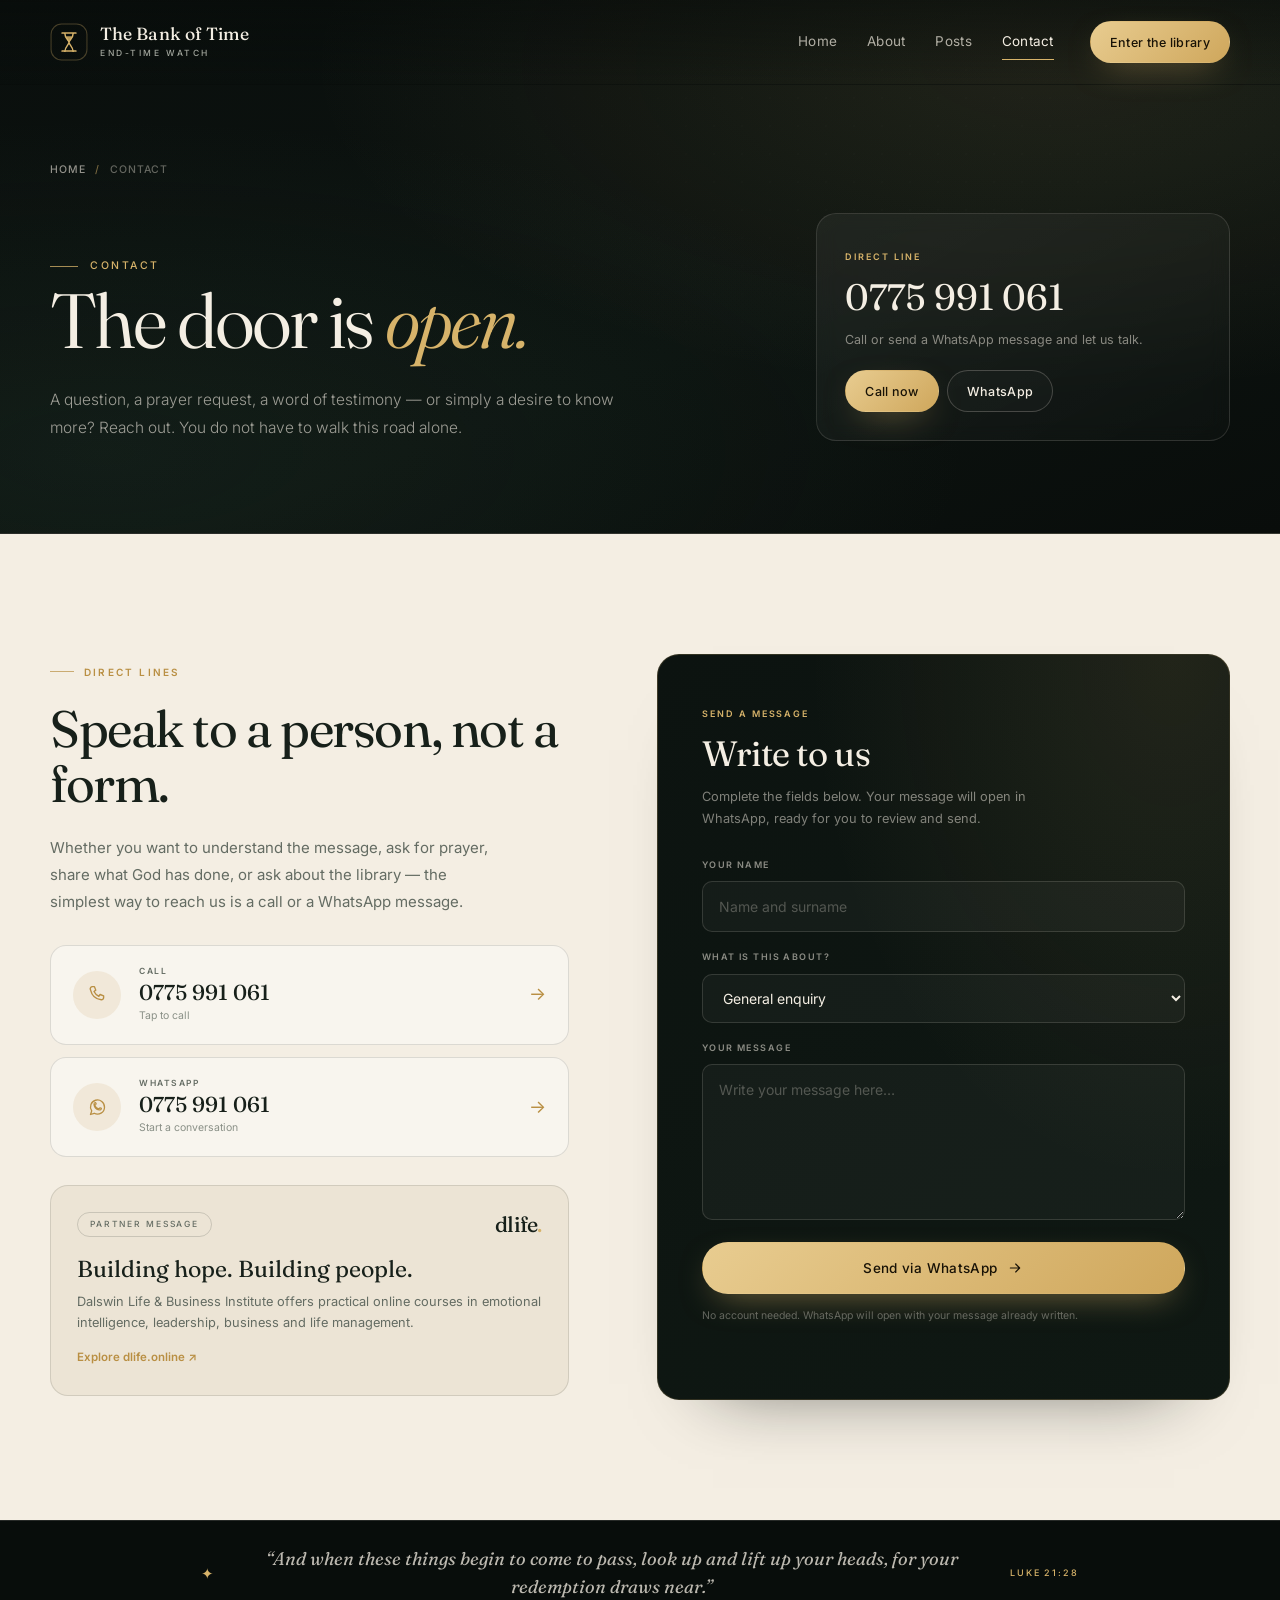
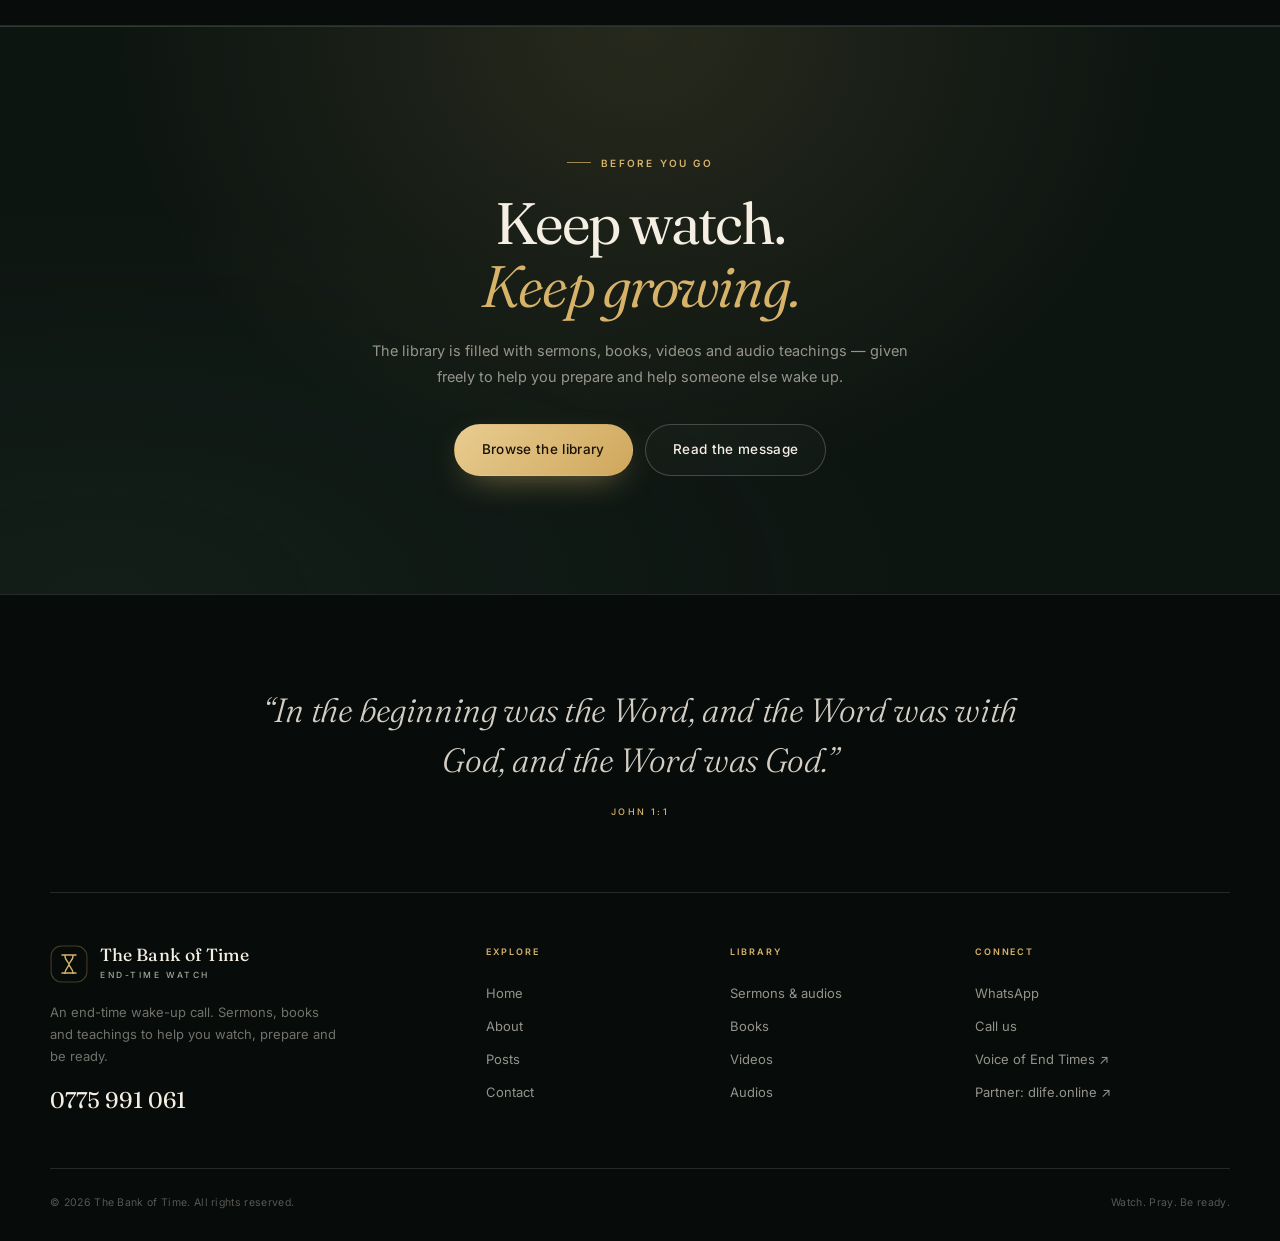
<file: contact.html>
<!DOCTYPE html>
<html lang="en">
<head>
  <meta charset="utf-8">
  <meta name="viewport" content="width=device-width, initial-scale=1">
  <title>Contact — The Bank of Time</title>
  <meta name="description" content="Contact The Bank of Time. Call or WhatsApp 0775 991 061 for questions, prayer requests, testimonies or more information.">
  <meta name="theme-color" content="#0a0f0d">
  <link rel="icon" href="assets/favicon.svg" type="image/svg+xml">
  <link rel="preconnect" href="https://fonts.googleapis.com">
  <link rel="preconnect" href="https://fonts.gstatic.com" crossorigin>
  <link href="https://fonts.googleapis.com/css2?family=Fraunces:ital,opsz,wght@0,9..144,300..700;1,9..144,300..700&family=Inter:wght@300;400;500;600&display=swap" rel="stylesheet">
  <link rel="stylesheet" href="assets/css/style.css">
  <script>document.documentElement.classList.add('js');</script>
  <script src="assets/js/main.js" defer></script>
</head>
<body>
  <a class="skip-link" href="#main">Skip to content</a>

  <header class="site-header" id="siteHeader">
    <div class="container header-inner">
      <a class="brand" href="index.html" aria-label="The Bank of Time — home">
        <svg class="brand-mark" viewBox="0 0 36 36" fill="none" aria-hidden="true">
          <rect x="1" y="1" width="34" height="34" rx="10" stroke="currentColor" stroke-opacity=".3"/>
          <path d="M11.5 9.5h13M11.5 26.5h13" stroke="currentColor" stroke-width="1.6" stroke-linecap="round"/>
          <path d="M14 9.5c0 5 4 7 4 9s-4 4-4 9M22 9.5c0 5-4 7-4 9s4 4 4 9" stroke="currentColor" stroke-width="1.4"/>
          <path d="M15.4 12.6h5.2c0 2.6-2.6 4.2-2.6 5.2s-2.6-2.6-2.6-5.2Z" fill="currentColor" fill-opacity=".85"/>
        </svg>
        <span class="brand-text">
          <span class="brand-name">The Bank of Time</span>
          <span class="brand-sub">End-Time Watch</span>
        </span>
      </a>

      <nav class="site-nav" id="siteNav" aria-label="Primary">
        <a class="nav-link" href="index.html">Home</a>
        <a class="nav-link" href="about.html">About</a>
        <a class="nav-link" href="posts.html">Posts</a>
        <a class="nav-link" href="contact.html" aria-current="page">Contact</a>
        <a class="btn btn-gold btn-small nav-cta" href="posts.html">Enter the library</a>
      </nav>

      <button class="nav-toggle" id="navToggle" type="button" aria-expanded="false" aria-controls="siteNav" aria-label="Open menu">
        <span></span><span></span><span></span>
      </button>
    </div>
  </header>

  <main id="main">
    <section class="page-hero">
      <div class="container">
        <nav class="breadcrumb" aria-label="Breadcrumb">
          <a href="index.html">Home</a><span aria-hidden="true">/</span><span>Contact</span>
        </nav>
        <div class="page-hero-grid">
          <div class="reveal">
            <p class="eyebrow">Contact</p>
            <h1>The door is <em>open.</em></h1>
            <p class="page-lead">A question, a prayer request, a word of testimony — or simply a desire to know more? Reach out. You do not have to walk this road alone.</p>
          </div>
          <div class="hero-contact reveal reveal-delay-1">
            <span class="hero-contact-label">Direct line</span>
            <a class="hero-contact-number" href="tel:+263775991061">0775 991 061</a>
            <p>Call or send a WhatsApp message and let us talk.</p>
            <div class="hero-contact-actions">
              <a class="btn btn-gold btn-small" href="tel:+263775991061">Call now</a>
              <a class="btn btn-ghost btn-small" href="https://wa.me/263775991061?text=Hello%2C%20I%20visited%20The%20Bank%20of%20Time%20website%20and%20would%20like%20to%20connect." target="_blank" rel="noopener noreferrer">WhatsApp</a>
            </div>
          </div>
        </div>
      </div>
    </section>

    <section class="section section-cream">
      <div class="container contact-layout">
        <div class="contact-info reveal">
          <p class="kicker">Direct lines</p>
          <h2 class="section-title">Speak to a person, not a form.</h2>
          <p class="contact-copy">Whether you want to understand the message, ask for prayer, share what God has done, or ask about the library — the simplest way to reach us is a call or a WhatsApp message.</p>

          <div class="contact-cards">
            <a class="contact-card" href="tel:+263775991061">
              <span class="contact-card-icon" aria-hidden="true">
                <svg viewBox="0 0 24 24" fill="none"><path d="M6.5 3h2l1.5 4-2 1.5a12 12 0 0 0 5.5 5.5L15 12l4 1.5v2a2.5 2.5 0 0 1-2.7 2.5C9.6 17.4 5.6 13.4 4 6.7A2.5 2.5 0 0 1 6.5 3Z" stroke="currentColor" stroke-width="1.6" stroke-linejoin="round"/></svg>
              </span>
              <span class="contact-card-body">
                <span class="contact-card-label">Call</span>
                <strong>0775 991 061</strong>
                <span class="contact-card-hint">Tap to call</span>
              </span>
              <span class="contact-card-arrow" aria-hidden="true">→</span>
            </a>

            <a class="contact-card" href="https://wa.me/263775991061?text=Hello%2C%20I%20visited%20The%20Bank%20of%20Time%20website%20and%20would%20like%20to%20connect." target="_blank" rel="noopener noreferrer">
              <span class="contact-card-icon" aria-hidden="true">
                <svg viewBox="0 0 24 24" fill="none"><path d="M20 11.6a8 8 0 0 1-11.8 7L4 20l1.4-4.1A8 8 0 1 1 20 11.6Z" stroke="currentColor" stroke-width="1.5" stroke-linejoin="round"/><path d="M9 8.5c.3 2.7 2.3 4.7 5 5l.8-1.3 1.7.8c-.2 1.4-1.3 2-2.6 1.8-3.1-.5-5.4-2.8-5.9-5.9-.2-1.3.4-2.4 1.8-2.6l.8 1.7L9 8.5Z" stroke="currentColor" stroke-width="1.3" stroke-linejoin="round"/></svg>
              </span>
              <span class="contact-card-body">
                <span class="contact-card-label">WhatsApp</span>
                <strong>0775 991 061</strong>
                <span class="contact-card-hint">Start a conversation</span>
              </span>
              <span class="contact-card-arrow" aria-hidden="true">→</span>
            </a>
          </div>

          <div class="contact-partner">
            <div class="contact-partner-head">
              <span class="ad-label">Partner message</span>
              <span class="dlife-mark">dlife<span>.</span></span>
            </div>
            <h3>Building hope. Building people.</h3>
            <p>Dalswin Life &amp; Business Institute offers practical online courses in emotional intelligence, leadership, business and life management.</p>
            <a href="https://www.dlife.online/" target="_blank" rel="noopener noreferrer">Explore dlife.online ↗</a>
          </div>
        </div>

        <div class="contact-form-wrap reveal reveal-delay-1">
          <span class="form-eyebrow">Send a message</span>
          <h3>Write to us</h3>
          <p class="form-intro">Complete the fields below. Your message will open in WhatsApp, ready for you to review and send.</p>

          <form id="whatsappForm" class="contact-form" novalidate>
            <div class="field">
              <label for="name">Your name</label>
              <input id="name" name="name" type="text" autocomplete="name" placeholder="Name and surname" required>
            </div>

            <div class="field">
              <label for="subject">What is this about?</label>
              <select id="subject" name="subject">
                <option>General enquiry</option>
                <option>Prayer request</option>
                <option>Share a testimony</option>
                <option>Question about the library</option>
                <option>Partnership</option>
              </select>
            </div>

            <div class="field">
              <label for="message">Your message</label>
              <textarea id="message" name="message" rows="6" placeholder="Write your message here…" required></textarea>
            </div>

            <button class="btn btn-gold form-submit" type="submit">
              Send via WhatsApp
              <svg viewBox="0 0 24 24" fill="none" aria-hidden="true"><path d="M5 12h14M13 6l6 6-6 6" stroke="currentColor" stroke-width="1.7" stroke-linecap="round" stroke-linejoin="round"/></svg>
            </button>
            <p class="form-note">No account needed. WhatsApp will open with your message already written.</p>
            <p class="form-status" id="formStatus" role="status" aria-live="polite"></p>
          </form>
        </div>
      </div>
    </section>

    <section class="verse-strip" aria-label="Scripture">
      <div class="container verse-inner">
        <span class="verse-mark" aria-hidden="true">✦</span>
        <p class="verse-text">“And when these things begin to come to pass, look up and lift up your heads, for your redemption draws near.”</p>
        <span class="verse-ref">Luke 21:28</span>
      </div>
    </section>

    <section class="section cta-band" aria-labelledby="contact-cta-title">
      <div class="container cta-inner reveal">
        <p class="kicker">Before you go</p>
        <h2 id="contact-cta-title">Keep watch.<br><em>Keep growing.</em></h2>
        <p>The library is filled with sermons, books, videos and audio teachings — given freely to help you prepare and help someone else wake up.</p>
        <div class="cta-actions">
          <a class="btn btn-gold" href="posts.html">Browse the library</a>
          <a class="btn btn-ghost" href="about.html">Read the message</a>
        </div>
      </div>
    </section>
  </main>

  <footer class="site-footer">
    <div class="container">
      <div class="footer-verse">
        <blockquote>“In the beginning was the Word, and the Word was with God, and the Word was God.”</blockquote>
        <cite>John 1:1</cite>
      </div>

      <div class="footer-grid">
        <div class="footer-brand">
          <a class="brand" href="index.html" aria-label="The Bank of Time — home">
            <svg class="brand-mark" viewBox="0 0 36 36" fill="none" aria-hidden="true">
              <rect x="1" y="1" width="34" height="34" rx="10" stroke="currentColor" stroke-opacity=".3"/>
              <path d="M11.5 9.5h13M11.5 26.5h13" stroke="currentColor" stroke-width="1.6" stroke-linecap="round"/>
              <path d="M14 9.5c0 5 4 7 4 9s-4 4-4 9M22 9.5c0 5-4 7-4 9s4 4 4 9" stroke="currentColor" stroke-width="1.4"/>
            </svg>
            <span class="brand-text">
              <span class="brand-name">The Bank of Time</span>
              <span class="brand-sub">End-Time Watch</span>
            </span>
          </a>
          <p>An end-time wake-up call. Sermons, books and teachings to help you watch, prepare and be ready.</p>
          <a class="footer-phone" href="tel:+263775991061">0775 991 061</a>
        </div>

        <div class="footer-col">
          <h4>Explore</h4>
          <a href="index.html">Home</a>
          <a href="about.html">About</a>
          <a href="posts.html">Posts</a>
          <a href="contact.html">Contact</a>
        </div>

        <div class="footer-col">
          <h4>Library</h4>
          <a href="posts.html#sermons">Sermons &amp; audios</a>
          <a href="posts.html#books">Books</a>
          <a href="posts.html#videos">Videos</a>
          <a href="posts.html#audios">Audios</a>
        </div>

        <div class="footer-col">
          <h4>Connect</h4>
          <a href="https://wa.me/263775991061" target="_blank" rel="noopener noreferrer">WhatsApp</a>
          <a href="tel:+263775991061">Call us</a>
          <a href="https://voiceofendtimes1.wordpress.com/" target="_blank" rel="noopener noreferrer">Voice of End Times ↗</a>
          <a href="https://www.dlife.online/" target="_blank" rel="noopener noreferrer">Partner: dlife.online ↗</a>
        </div>
      </div>

      <div class="footer-bottom">
        <span>© 2026 The Bank of Time. All rights reserved.</span>
        <span>Watch. Pray. Be ready.</span>
      </div>
    </div>
  </footer>
</body>
</html>
</file>
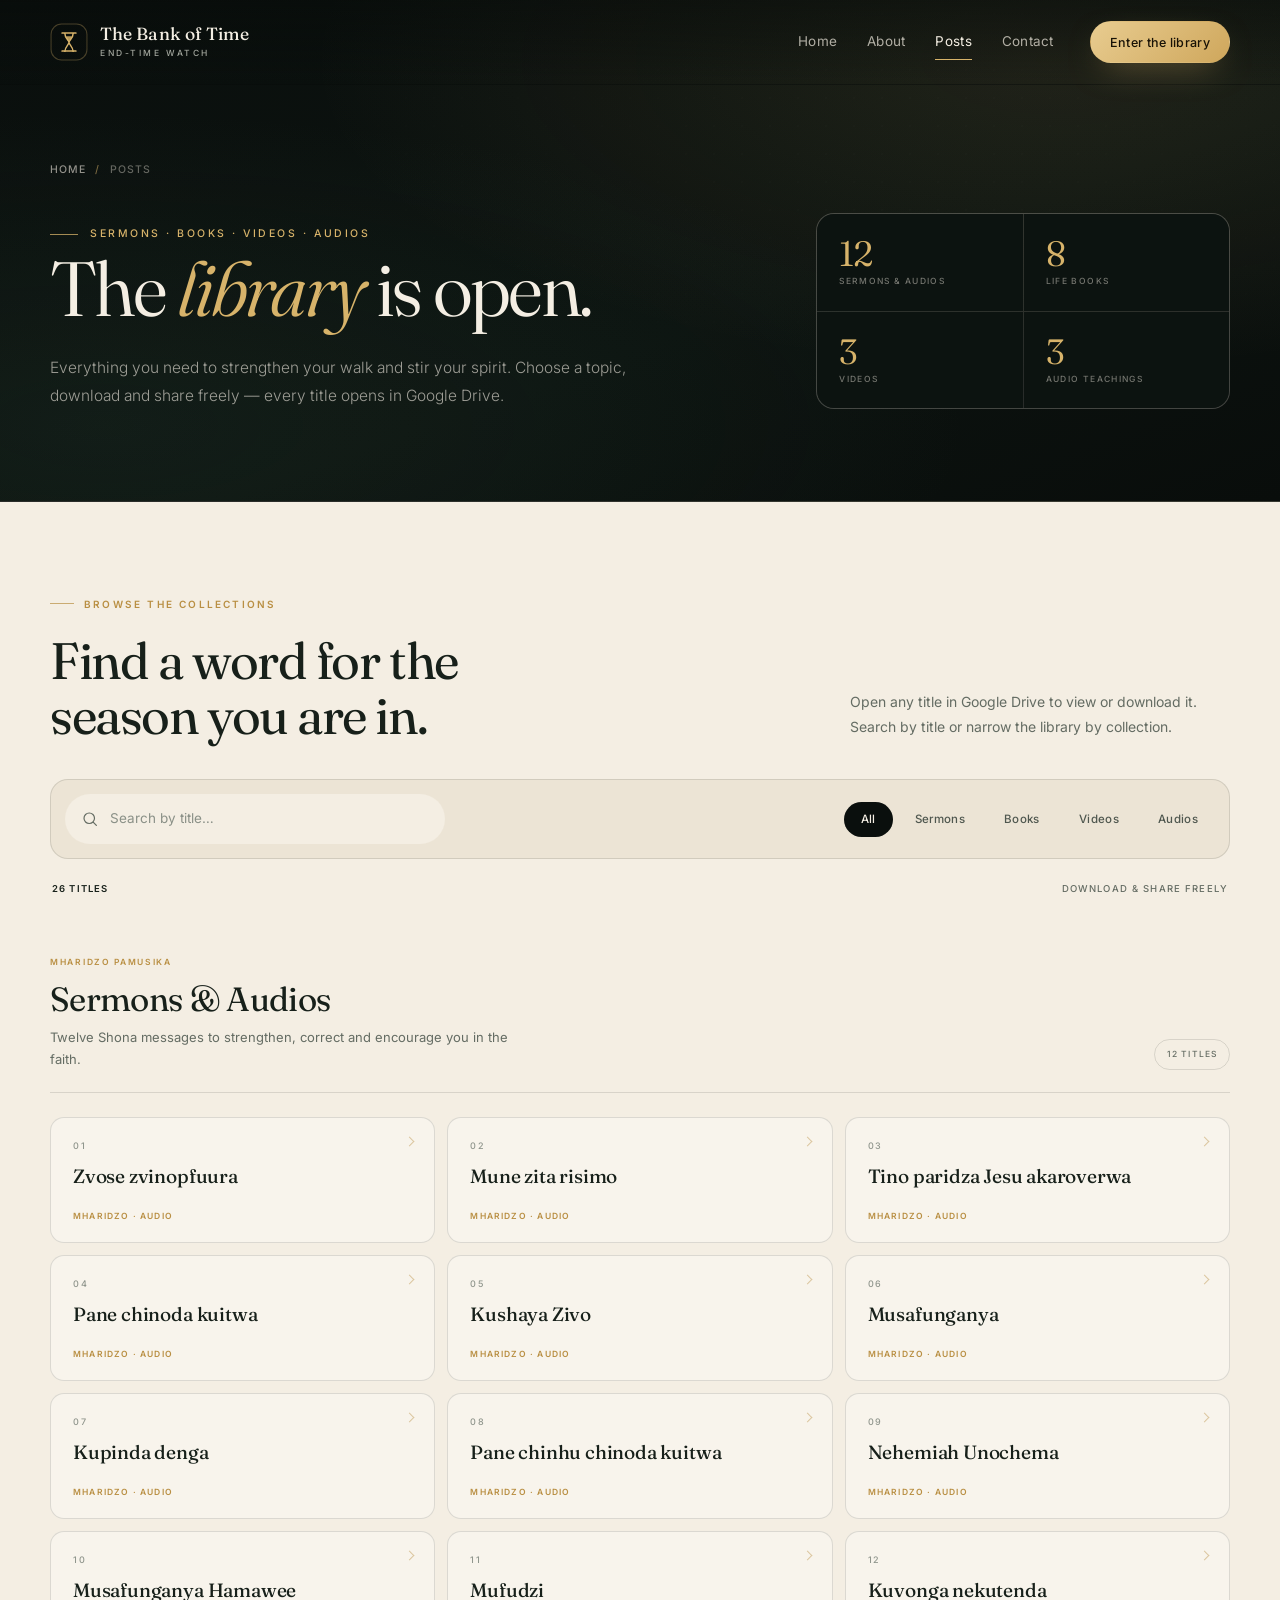
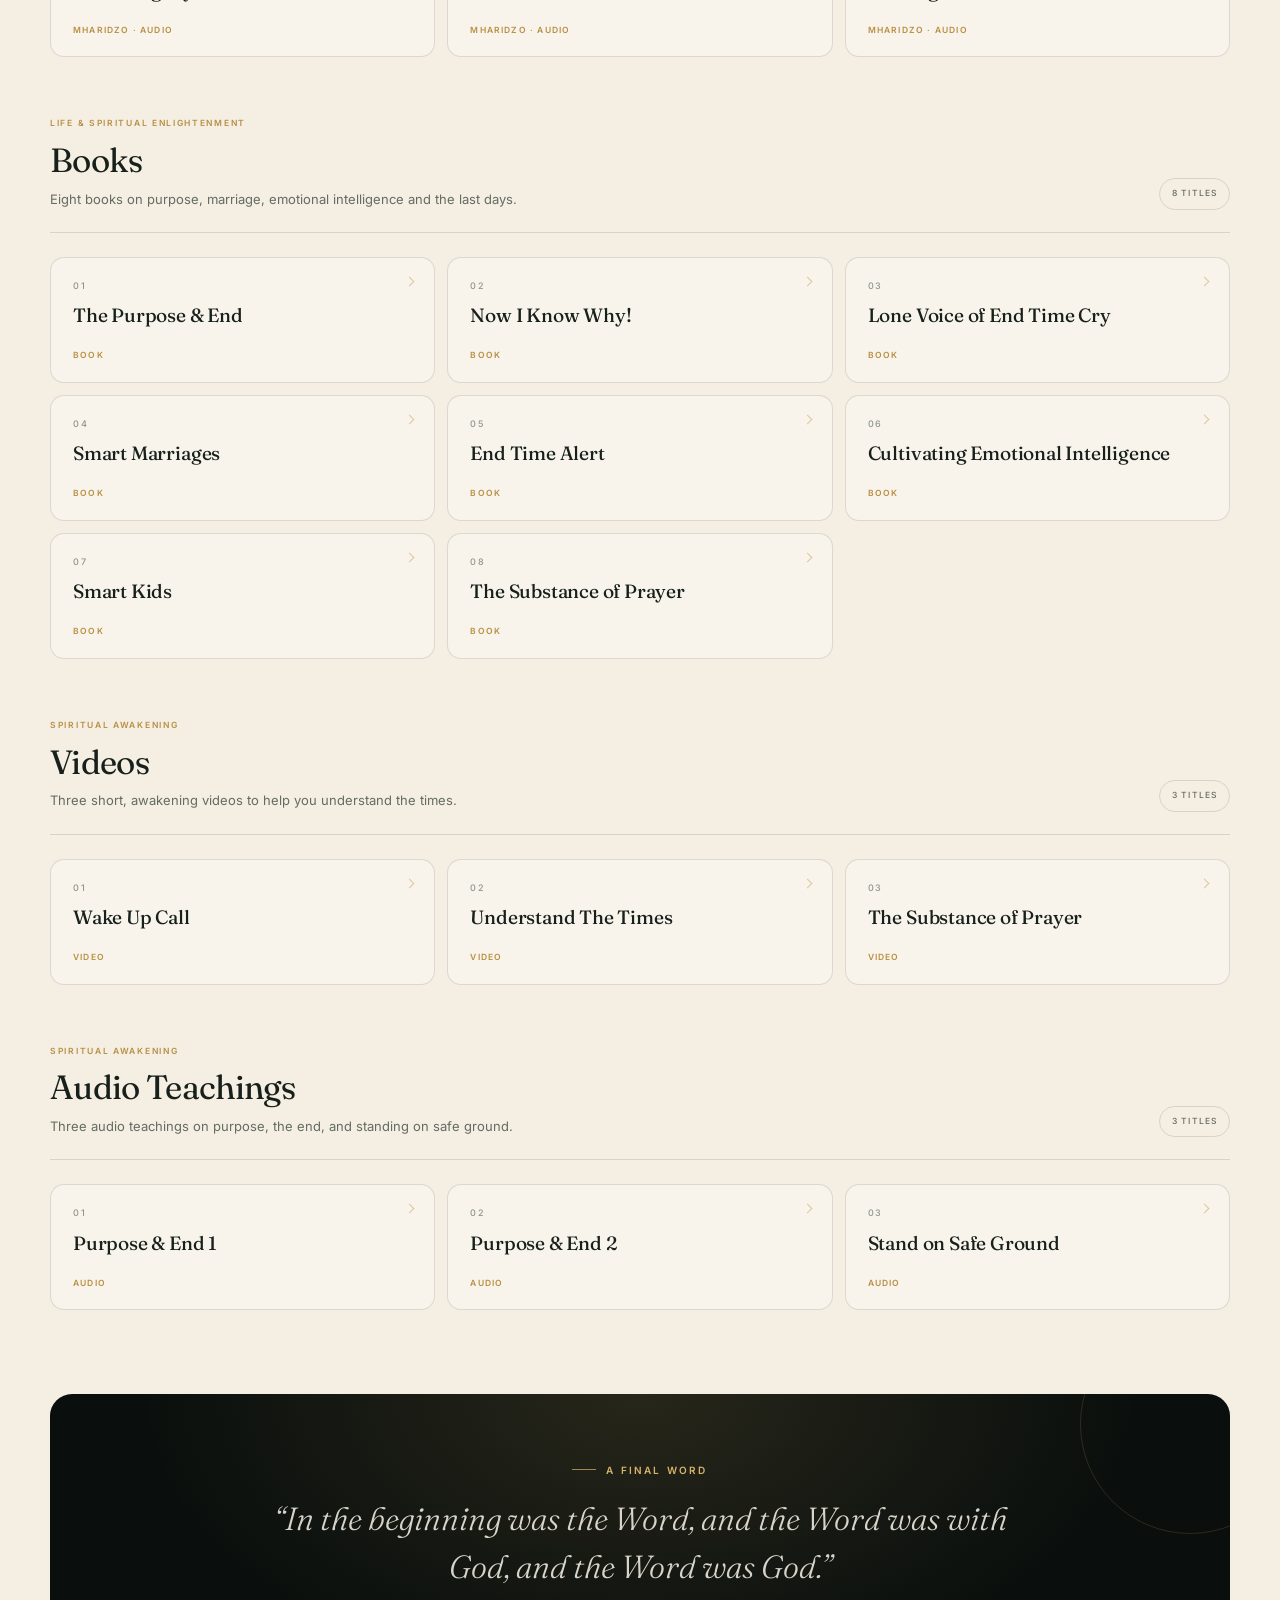
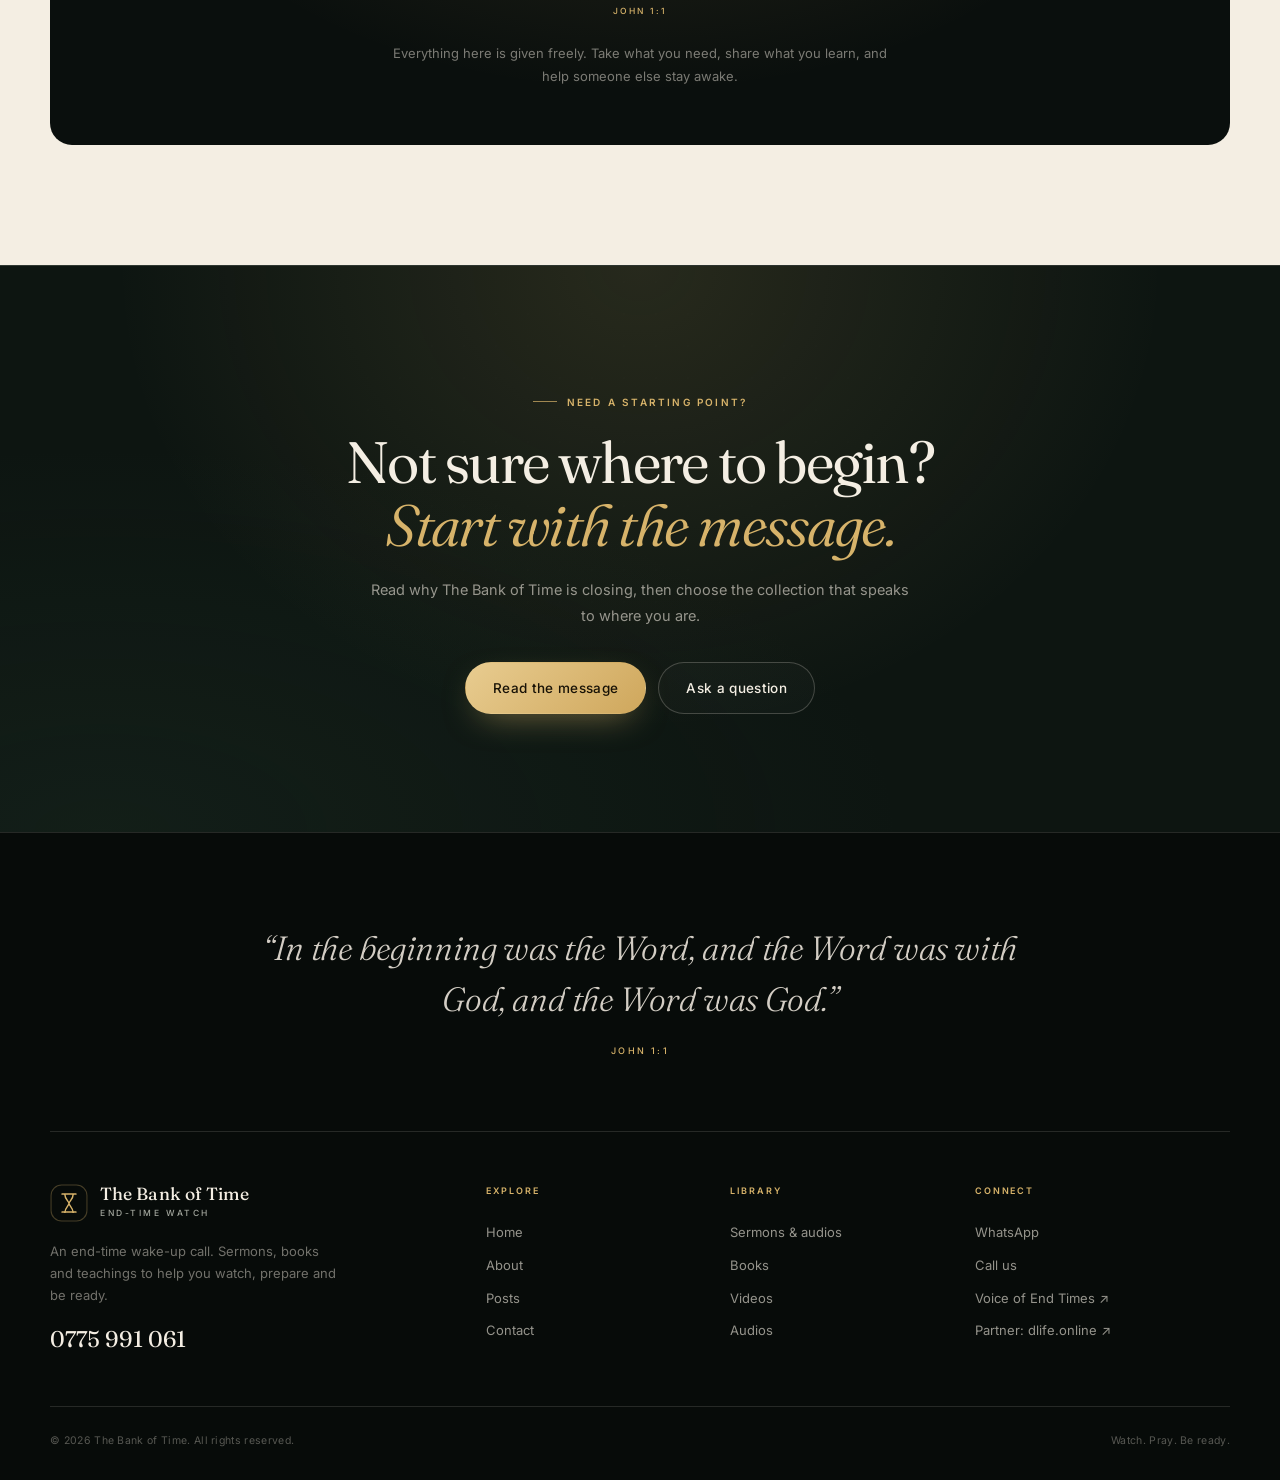
<file: posts.html>
<!DOCTYPE html>
<html lang="en">
<head>
  <meta charset="utf-8">
  <meta name="viewport" content="width=device-width, initial-scale=1">
  <title>Posts &amp; Library — The Bank of Time</title>
  <meta name="description" content="Browse sermons and audios, life and spiritual enlightenment books, spiritual awakening videos and audio teachings. Open each title in Google Drive and share freely.">
  <meta name="theme-color" content="#0a0f0d">
  <link rel="icon" href="assets/favicon.svg" type="image/svg+xml">
  <link rel="preconnect" href="https://fonts.googleapis.com">
  <link rel="preconnect" href="https://fonts.gstatic.com" crossorigin>
  <link href="https://fonts.googleapis.com/css2?family=Fraunces:ital,opsz,wght@0,9..144,300..700;1,9..144,300..700&family=Inter:wght@300;400;500;600&display=swap" rel="stylesheet">
  <link rel="stylesheet" href="assets/css/style.css">
  <script>document.documentElement.classList.add('js');</script>
  <script src="assets/js/main.js" defer></script>
</head>
<body>
  <a class="skip-link" href="#main">Skip to content</a>

  <header class="site-header" id="siteHeader">
    <div class="container header-inner">
      <a class="brand" href="index.html" aria-label="The Bank of Time — home">
        <svg class="brand-mark" viewBox="0 0 36 36" fill="none" aria-hidden="true">
          <rect x="1" y="1" width="34" height="34" rx="10" stroke="currentColor" stroke-opacity=".3"/>
          <path d="M11.5 9.5h13M11.5 26.5h13" stroke="currentColor" stroke-width="1.6" stroke-linecap="round"/>
          <path d="M14 9.5c0 5 4 7 4 9s-4 4-4 9M22 9.5c0 5-4 7-4 9s4 4 4 9" stroke="currentColor" stroke-width="1.4"/>
          <path d="M15.4 12.6h5.2c0 2.6-2.6 4.2-2.6 5.2s-2.6-2.6-2.6-5.2Z" fill="currentColor" fill-opacity=".85"/>
        </svg>
        <span class="brand-text">
          <span class="brand-name">The Bank of Time</span>
          <span class="brand-sub">End-Time Watch</span>
        </span>
      </a>

      <nav class="site-nav" id="siteNav" aria-label="Primary">
        <a class="nav-link" href="index.html">Home</a>
        <a class="nav-link" href="about.html">About</a>
        <a class="nav-link" href="posts.html" aria-current="page">Posts</a>
        <a class="nav-link" href="contact.html">Contact</a>
        <a class="btn btn-gold btn-small nav-cta" href="#library-start">Enter the library</a>
      </nav>

      <button class="nav-toggle" id="navToggle" type="button" aria-expanded="false" aria-controls="siteNav" aria-label="Open menu">
        <span></span><span></span><span></span>
      </button>
    </div>
  </header>

  <main id="main">
    <section class="page-hero">
      <div class="container">
        <nav class="breadcrumb" aria-label="Breadcrumb">
          <a href="index.html">Home</a><span aria-hidden="true">/</span><span>Posts</span>
        </nav>
        <div class="page-hero-grid">
          <div class="reveal">
            <p class="eyebrow">Sermons · Books · Videos · Audios</p>
            <h1>The <em>library</em> is open.</h1>
            <p class="page-lead">Everything you need to strengthen your walk and stir your spirit. Choose a topic, download and share freely — every title opens in Google Drive.</p>
          </div>
          <div class="hero-stats reveal reveal-delay-1" aria-label="Library totals">
            <div><strong>12</strong><span>Sermons &amp; audios</span></div>
            <div><strong>8</strong><span>Life books</span></div>
            <div><strong>3</strong><span>Videos</span></div>
            <div><strong>3</strong><span>Audio teachings</span></div>
          </div>
        </div>
      </div>
    </section>

    <section class="section section-cream library-page" id="library-start">
      <div class="container">
        <div class="library-intro reveal">
          <p class="kicker">Browse the collections</p>
          <div class="library-intro-row">
            <h2 class="section-title">Find a word for the season you are in.</h2>
            <p>Open any title in Google Drive to view or download it. Search by title or narrow the library by collection.</p>
          </div>
        </div>

        <div class="library-toolbar reveal">
          <div class="search-field">
            <svg viewBox="0 0 24 24" fill="none" aria-hidden="true"><circle cx="11" cy="11" r="7" stroke="currentColor" stroke-width="1.6"/><path d="m16.5 16.5 4 4" stroke="currentColor" stroke-width="1.6" stroke-linecap="round"/></svg>
            <label class="sr-only" for="librarySearch">Search the library by title</label>
            <input id="librarySearch" type="search" placeholder="Search by title…" autocomplete="off">
          </div>
          <div class="filter-group" role="group" aria-label="Filter library by collection">
            <button class="filter-btn is-active" type="button" data-filter="all" aria-pressed="true">All</button>
            <button class="filter-btn" type="button" data-filter="sermons" aria-pressed="false">Sermons</button>
            <button class="filter-btn" type="button" data-filter="books" aria-pressed="false">Books</button>
            <button class="filter-btn" type="button" data-filter="videos" aria-pressed="false">Videos</button>
            <button class="filter-btn" type="button" data-filter="audios" aria-pressed="false">Audios</button>
          </div>
        </div>

        <div class="library-results">
          <p id="resultCount" aria-live="polite">26 titles</p>
          <span>Download &amp; share freely</span>
        </div>

        <section class="lib-group" id="sermons" data-group="sermons">
          <div class="lib-group-head">
            <div>
              <span class="lib-group-kicker">Mharidzo Pamusika</span>
              <h2>Sermons &amp; Audios</h2>
              <p>Twelve Shona messages to strengthen, correct and encourage you in the faith.</p>
            </div>
            <span class="lib-count-badge">12 titles</span>
          </div>
          <div class="lib-items">
            <a class="lib-card" href="https://drive.google.com/file/d/1IW5NxpVuD9Vt-AQLzlpJprMwmB4oTdrX/view?usp=drive_link" target="_blank" rel="noopener noreferrer" data-category="sermons" data-title="zvose zvinopfuura">
              <span class="lib-num">01</span>
              <h3>Zvose zvinopfuura</h3>
              <span class="lib-type">Mharidzo · Audio</span>
            </a>
            <a class="lib-card" href="https://drive.google.com/file/d/1vXtYaOkAe-HBTfXHeogRyPegZcBpExVG/view?usp=drive_link" target="_blank" rel="noopener noreferrer" data-category="sermons" data-title="mune zita risimo">
              <span class="lib-num">02</span>
              <h3>Mune zita risimo</h3>
              <span class="lib-type">Mharidzo · Audio</span>
            </a>
            <a class="lib-card" href="https://drive.google.com/file/d/16AsLVop2ZoHNYTFdXLdDRYjnx6KzpxAp/view?usp=drive_link" target="_blank" rel="noopener noreferrer" data-category="sermons" data-title="tino paridza jesu akaroverwa">
              <span class="lib-num">03</span>
              <h3>Tino paridza Jesu akaroverwa</h3>
              <span class="lib-type">Mharidzo · Audio</span>
            </a>
            <a class="lib-card" href="https://drive.google.com/file/d/1RdJ4wPNzfXYTRkHXtOf0jZ_p0fxff9Nl/view?usp=drive_link" target="_blank" rel="noopener noreferrer" data-category="sermons" data-title="pane chinoda kuitwa">
              <span class="lib-num">04</span>
              <h3>Pane chinoda kuitwa</h3>
              <span class="lib-type">Mharidzo · Audio</span>
            </a>
            <a class="lib-card" href="https://drive.google.com/file/d/1Me6fkZgHidoEAMsjnYVXveTz8Wh5PueD/view?usp=drive_link" target="_blank" rel="noopener noreferrer" data-category="sermons" data-title="kushaya zivo">
              <span class="lib-num">05</span>
              <h3>Kushaya Zivo</h3>
              <span class="lib-type">Mharidzo · Audio</span>
            </a>
            <a class="lib-card" href="https://drive.google.com/file/d/1D7lRzPJatMhkndiO5QSR2rRp_btT0Mpb/view?usp=drive_link" target="_blank" rel="noopener noreferrer" data-category="sermons" data-title="musafunganya">
              <span class="lib-num">06</span>
              <h3>Musafunganya</h3>
              <span class="lib-type">Mharidzo · Audio</span>
            </a>
            <a class="lib-card" href="https://drive.google.com/file/d/1D79scanOyJGgD2SopLgbLw4LoizDbz1J/view?usp=drive_link" target="_blank" rel="noopener noreferrer" data-category="sermons" data-title="kupinda denga">
              <span class="lib-num">07</span>
              <h3>Kupinda denga</h3>
              <span class="lib-type">Mharidzo · Audio</span>
            </a>
            <a class="lib-card" href="https://drive.google.com/file/d/13n7Px3cBTzzyd60x4fYtSrobUiAzOaUQ/view?usp=drive_link" target="_blank" rel="noopener noreferrer" data-category="sermons" data-title="pane chinhu chinoda kuitwa">
              <span class="lib-num">08</span>
              <h3>Pane chinhu chinoda kuitwa</h3>
              <span class="lib-type">Mharidzo · Audio</span>
            </a>
            <a class="lib-card" href="https://drive.google.com/file/d/1cPkT8mLA6q7fXLtubVgdDuoCsyzmAIdj/view?usp=drive_link" target="_blank" rel="noopener noreferrer" data-category="sermons" data-title="nehemiah unochema">
              <span class="lib-num">09</span>
              <h3>Nehemiah Unochema</h3>
              <span class="lib-type">Mharidzo · Audio</span>
            </a>
            <a class="lib-card" href="https://drive.google.com/file/d/1D7lRzPJatMhkndiO5QSR2rRp_btT0Mpb/view?usp=drive_link" target="_blank" rel="noopener noreferrer" data-category="sermons" data-title="musafunganya hamawee">
              <span class="lib-num">10</span>
              <h3>Musafunganya Hamawee</h3>
              <span class="lib-type">Mharidzo · Audio</span>
            </a>
            <a class="lib-card" href="https://drive.google.com/file/d/15SDDqwdQup1hefT7ZbfUmBmrus6ELXk-/view?usp=drive_link" target="_blank" rel="noopener noreferrer" data-category="sermons" data-title="mufudzi">
              <span class="lib-num">11</span>
              <h3>Mufudzi</h3>
              <span class="lib-type">Mharidzo · Audio</span>
            </a>
            <a class="lib-card" href="https://drive.google.com/file/d/1tP8tB31q3URH3tjEAMsGP_R0ugsXntUm/view?usp=drive_link" target="_blank" rel="noopener noreferrer" data-category="sermons" data-title="kuvonga nekutenda">
              <span class="lib-num">12</span>
              <h3>Kuvonga nekutenda</h3>
              <span class="lib-type">Mharidzo · Audio</span>
            </a>
          </div>
        </section>

        <section class="lib-group" id="books" data-group="books">
          <div class="lib-group-head">
            <div>
              <span class="lib-group-kicker">Life &amp; Spiritual Enlightenment</span>
              <h2>Books</h2>
              <p>Eight books on purpose, marriage, emotional intelligence and the last days.</p>
            </div>
            <span class="lib-count-badge">8 titles</span>
          </div>
          <div class="lib-items">
            <a class="lib-card" href="https://drive.google.com/file/d/10hbYTdrraso8yV2WlCrrLzijB_pFOT8S/view?usp=drive_link" target="_blank" rel="noopener noreferrer" data-category="books" data-title="the purpose &amp; end">
              <span class="lib-num">01</span>
              <h3>The Purpose &amp; End</h3>
              <span class="lib-type">Book</span>
            </a>
            <a class="lib-card" href="https://drive.google.com/file/d/13fswqx6TftJ52SKOWMFY1D9soHlgnEaZ/view?usp=drive_link" target="_blank" rel="noopener noreferrer" data-category="books" data-title="now i know why!">
              <span class="lib-num">02</span>
              <h3>Now I Know Why!</h3>
              <span class="lib-type">Book</span>
            </a>
            <a class="lib-card" href="https://drive.google.com/file/d/1jzPNKw750GuwJZRUmoHbLROhdB2NnVsG/view?usp=drive_link" target="_blank" rel="noopener noreferrer" data-category="books" data-title="lone voice of end time cry">
              <span class="lib-num">03</span>
              <h3>Lone Voice of End Time Cry</h3>
              <span class="lib-type">Book</span>
            </a>
            <a class="lib-card" href="https://drive.google.com/file/d/1ixnX3HoqMv8acmlwk4dgp2Lo2PNx04Lm/view?usp=drive_link" target="_blank" rel="noopener noreferrer" data-category="books" data-title="smart marriages">
              <span class="lib-num">04</span>
              <h3>Smart Marriages</h3>
              <span class="lib-type">Book</span>
            </a>
            <a class="lib-card" href="https://drive.google.com/file/d/1ttwvKhKTJYHBC4MkDZxrr6ysw2zf8UwL/view?usp=drive_link" target="_blank" rel="noopener noreferrer" data-category="books" data-title="end time alert">
              <span class="lib-num">05</span>
              <h3>End Time Alert</h3>
              <span class="lib-type">Book</span>
            </a>
            <a class="lib-card" href="https://drive.google.com/file/d/1QAhBOcuExyJ3jCW5l8bWDbmuNBBb7JVx/view?usp=drive_link" target="_blank" rel="noopener noreferrer" data-category="books" data-title="cultivating emotional intelligence">
              <span class="lib-num">06</span>
              <h3>Cultivating Emotional Intelligence</h3>
              <span class="lib-type">Book</span>
            </a>
            <a class="lib-card" href="https://drive.google.com/file/d/1_y5IkPCCYLWxV1i7G08hBnXDXyOCKe1q/view?usp=drive_link" target="_blank" rel="noopener noreferrer" data-category="books" data-title="smart kids">
              <span class="lib-num">07</span>
              <h3>Smart Kids</h3>
              <span class="lib-type">Book</span>
            </a>
            <a class="lib-card" href="https://drive.google.com/file/d/1d_S4ihW8Hf0WUIiXqK6pOqsQgFcVqTdQ/view?usp=drivesdk" target="_blank" rel="noopener noreferrer" data-category="books" data-title="the substance of prayer">
              <span class="lib-num">08</span>
              <h3>The Substance of Prayer</h3>
              <span class="lib-type">Book</span>
            </a>
          </div>
        </section>

        <section class="lib-group" id="videos" data-group="videos">
          <div class="lib-group-head">
            <div>
              <span class="lib-group-kicker">Spiritual Awakening</span>
              <h2>Videos</h2>
              <p>Three short, awakening videos to help you understand the times.</p>
            </div>
            <span class="lib-count-badge">3 titles</span>
          </div>
          <div class="lib-items">
            <a class="lib-card" href="https://drive.google.com/file/d/1Ds3nnj_VqsYcS9OnoQFlFJk9JJm-tSrU/view?usp=drive_link" target="_blank" rel="noopener noreferrer" data-category="videos" data-title="wake up call">
              <span class="lib-num">01</span>
              <h3>Wake Up Call</h3>
              <span class="lib-type">Video</span>
            </a>
            <a class="lib-card" href="https://drive.google.com/file/d/11nUNkE6FMsXjukx8AAQKUZCgQWb5B1Pu/view?usp=drive_link" target="_blank" rel="noopener noreferrer" data-category="videos" data-title="understand the times">
              <span class="lib-num">02</span>
              <h3>Understand The Times</h3>
              <span class="lib-type">Video</span>
            </a>
            <a class="lib-card" href="https://drive.google.com/file/d/1hWNpTKPblOfQaFPVy_X6pCNL8Cv61mnb/view?usp=drivesdk" target="_blank" rel="noopener noreferrer" data-category="videos" data-title="the substance of prayer">
              <span class="lib-num">03</span>
              <h3>The Substance of Prayer</h3>
              <span class="lib-type">Video</span>
            </a>
          </div>
        </section>

        <section class="lib-group" id="audios" data-group="audios">
          <div class="lib-group-head">
            <div>
              <span class="lib-group-kicker">Spiritual Awakening</span>
              <h2>Audio Teachings</h2>
              <p>Three audio teachings on purpose, the end, and standing on safe ground.</p>
            </div>
            <span class="lib-count-badge">3 titles</span>
          </div>
          <div class="lib-items">
            <a class="lib-card" href="https://drive.google.com/file/d/1IFZjlAWwLe4iiox9avxImAMD8jsQasXt/view?usp=drive_link" target="_blank" rel="noopener noreferrer" data-category="audios" data-title="purpose &amp; end 1">
              <span class="lib-num">01</span>
              <h3>Purpose &amp; End 1</h3>
              <span class="lib-type">Audio</span>
            </a>
            <a class="lib-card" href="https://drive.google.com/file/d/1_yLvvT10cIySezHadjlBNa3hugA3bgTx/view?usp=drive_link" target="_blank" rel="noopener noreferrer" data-category="audios" data-title="purpose &amp; end 2">
              <span class="lib-num">02</span>
              <h3>Purpose &amp; End 2</h3>
              <span class="lib-type">Audio</span>
            </a>
            <a class="lib-card" href="https://drive.google.com/file/d/12OYvxeqoOPZq5MMA1jPEi-XsD_On9czA/view?usp=drive_link" target="_blank" rel="noopener noreferrer" data-category="audios" data-title="stand on safe ground">
              <span class="lib-num">03</span>
              <h3>Stand on Safe Ground</h3>
              <span class="lib-type">Audio</span>
            </a>
          </div>
        </section>

        <div class="empty-state" id="emptyState" hidden>
          <span aria-hidden="true">✦</span>
          <h3>No titles found</h3>
          <p>Try a different word or choose another collection.</p>
        </div>

        <div class="library-end reveal">
          <p class="kicker">A final word</p>
          <blockquote>“In the beginning was the Word, and the Word was with God, and the Word was God.”</blockquote>
          <cite>John 1:1</cite>
          <p>Everything here is given freely. Take what you need, share what you learn, and help someone else stay awake.</p>
        </div>
      </div>
    </section>

    <section class="section cta-band" aria-labelledby="posts-cta-title">
      <div class="container cta-inner reveal">
        <p class="kicker">Need a starting point?</p>
        <h2 id="posts-cta-title">Not sure where to begin?<br><em>Start with the message.</em></h2>
        <p>Read why The Bank of Time is closing, then choose the collection that speaks to where you are.</p>
        <div class="cta-actions">
          <a class="btn btn-gold" href="about.html">Read the message</a>
          <a class="btn btn-ghost" href="contact.html">Ask a question</a>
        </div>
      </div>
    </section>
  </main>

  <footer class="site-footer">
    <div class="container">
      <div class="footer-verse">
        <blockquote>“In the beginning was the Word, and the Word was with God, and the Word was God.”</blockquote>
        <cite>John 1:1</cite>
      </div>

      <div class="footer-grid">
        <div class="footer-brand">
          <a class="brand" href="index.html" aria-label="The Bank of Time — home">
            <svg class="brand-mark" viewBox="0 0 36 36" fill="none" aria-hidden="true">
              <rect x="1" y="1" width="34" height="34" rx="10" stroke="currentColor" stroke-opacity=".3"/>
              <path d="M11.5 9.5h13M11.5 26.5h13" stroke="currentColor" stroke-width="1.6" stroke-linecap="round"/>
              <path d="M14 9.5c0 5 4 7 4 9s-4 4-4 9M22 9.5c0 5-4 7-4 9s4 4 4 9" stroke="currentColor" stroke-width="1.4"/>
            </svg>
            <span class="brand-text">
              <span class="brand-name">The Bank of Time</span>
              <span class="brand-sub">End-Time Watch</span>
            </span>
          </a>
          <p>An end-time wake-up call. Sermons, books and teachings to help you watch, prepare and be ready.</p>
          <a class="footer-phone" href="tel:+263775991061">0775 991 061</a>
        </div>

        <div class="footer-col">
          <h4>Explore</h4>
          <a href="index.html">Home</a>
          <a href="about.html">About</a>
          <a href="posts.html">Posts</a>
          <a href="contact.html">Contact</a>
        </div>

        <div class="footer-col">
          <h4>Library</h4>
          <a href="posts.html#sermons">Sermons &amp; audios</a>
          <a href="posts.html#books">Books</a>
          <a href="posts.html#videos">Videos</a>
          <a href="posts.html#audios">Audios</a>
        </div>

        <div class="footer-col">
          <h4>Connect</h4>
          <a href="https://wa.me/263775991061" target="_blank" rel="noopener noreferrer">WhatsApp</a>
          <a href="tel:+263775991061">Call us</a>
          <a href="https://voiceofendtimes1.wordpress.com/" target="_blank" rel="noopener noreferrer">Voice of End Times ↗</a>
          <a href="https://www.dlife.online/" target="_blank" rel="noopener noreferrer">Partner: dlife.online ↗</a>
        </div>
      </div>

      <div class="footer-bottom">
        <span>© 2026 The Bank of Time. All rights reserved.</span>
        <span>Watch. Pray. Be ready.</span>
      </div>
    </div>
  </footer>
</body>
</html>
</file>
<file: assets/css/style.css>
/* ============================================================
   The Bank of Time — end-time watch
   Design system, layouts and responsive styles
   ============================================================ */

:root {
  --ink: #0a0f0d;
  --ink-2: #0d1511;
  --ink-3: #111b16;
  --paper: #f4eee3;
  --paper-deep: #ebe2d2;
  --ink-text: #17201a;
  --muted: #a2a69d;
  --muted-2: #646c63;
  --gold: #d7b36a;
  --gold-2: #b98f43;
  --gold-soft: #ecd8aa;
  --line: rgba(244, 238, 227, 0.13);
  --line-dark: rgba(23, 32, 26, 0.13);
  --font-display: "Fraunces", "Iowan Old Style", Georgia, serif;
  --font-body: "Inter", -apple-system, BlinkMacSystemFont, "Segoe UI", sans-serif;
  --container: 1180px;
  --ease: cubic-bezier(0.2, 0.7, 0.2, 1);
}

*,
*::before,
*::after {
  box-sizing: border-box;
}

html {
  scroll-behavior: smooth;
  scroll-padding-top: 110px;
  -webkit-text-size-adjust: 100%;
}

body {
  margin: 0;
  background: var(--ink);
  color: var(--paper);
  font-family: var(--font-body);
  font-size: 16px;
  line-height: 1.6;
  -webkit-font-smoothing: antialiased;
  text-rendering: optimizeLegibility;
  overflow-x: hidden;
}

img,
svg {
  display: block;
  max-width: 100%;
}

a {
  color: inherit;
}

button,
input,
select,
textarea {
  font: inherit;
  color: inherit;
}

button {
  cursor: pointer;
}

h1,
h2,
h3,
h4,
p,
blockquote,
figure {
  margin: 0;
}

ul,
ol {
  margin: 0;
  padding: 0;
}

::selection {
  background: var(--gold);
  color: var(--ink);
}

:focus-visible {
  outline: 2px solid var(--gold);
  outline-offset: 3px;
}

[hidden] {
  display: none !important;
}

[id] {
  scroll-margin-top: 105px;
}

.container {
  width: min(var(--container), calc(100% - 56px));
  margin-inline: auto;
}

.sr-only {
  position: absolute;
  width: 1px;
  height: 1px;
  padding: 0;
  margin: -1px;
  overflow: hidden;
  clip: rect(0, 0, 0, 0);
  white-space: nowrap;
  border: 0;
}

.skip-link {
  position: fixed;
  top: 14px;
  left: 14px;
  z-index: 500;
  transform: translateY(-180%);
  padding: 12px 18px;
  border-radius: 999px;
  background: var(--gold);
  color: var(--ink);
  font-size: 13px;
  font-weight: 600;
  text-decoration: none;
  transition: transform 0.25s var(--ease);
}

.skip-link:focus {
  transform: translateY(0);
}

/* ------------------------------------------------------------
   Header & navigation
   ------------------------------------------------------------ */

.site-header {
  position: fixed;
  inset: 0 0 auto;
  z-index: 200;
  background: linear-gradient(180deg, rgba(7, 11, 9, 0.48), rgba(7, 11, 9, 0));
  border-bottom: 1px solid transparent;
  transition: background 0.35s ease, border-color 0.35s ease, backdrop-filter 0.35s ease;
}

.site-header.is-scrolled {
  background: rgba(8, 13, 10, 0.88);
  border-bottom-color: var(--line);
  backdrop-filter: blur(18px);
  -webkit-backdrop-filter: blur(18px);
}

.header-inner {
  display: flex;
  align-items: center;
  justify-content: space-between;
  gap: 28px;
  height: 84px;
}

.brand {
  display: inline-flex;
  align-items: center;
  gap: 12px;
  color: var(--paper);
  text-decoration: none;
}

.brand-mark {
  width: 38px;
  height: 38px;
  flex: none;
  color: var(--gold);
}

.brand-text {
  display: flex;
  flex-direction: column;
}

.brand-name {
  font-family: var(--font-display);
  font-size: 1.1rem;
  font-weight: 450;
  line-height: 1.1;
  letter-spacing: 0.005em;
}

.brand-sub {
  margin-top: 4px;
  font-size: 8.5px;
  font-weight: 500;
  letter-spacing: 0.3em;
  text-transform: uppercase;
  color: var(--muted);
}

.site-nav {
  display: flex;
  align-items: center;
  gap: 30px;
}

.nav-link {
  position: relative;
  padding: 8px 0;
  color: rgba(244, 238, 227, 0.7);
  font-size: 13.5px;
  letter-spacing: 0.02em;
  text-decoration: none;
  transition: color 0.25s ease;
}

.nav-link::after {
  content: "";
  position: absolute;
  left: 0;
  right: 0;
  bottom: 1px;
  height: 1px;
  background: var(--gold);
  transform: scaleX(0);
  transform-origin: left;
  transition: transform 0.3s var(--ease);
}

.nav-link:hover,
.nav-link[aria-current="page"] {
  color: var(--paper);
}

.nav-link:hover::after,
.nav-link[aria-current="page"]::after {
  transform: scaleX(1);
}

.nav-cta {
  margin-left: 6px;
}

.nav-toggle {
  display: none;
  width: 44px;
  height: 44px;
  flex-direction: column;
  align-items: center;
  justify-content: center;
  gap: 5px;
  border: 1px solid var(--line);
  border-radius: 50%;
  background: rgba(255, 255, 255, 0.03);
}

.nav-toggle span {
  display: block;
  width: 16px;
  height: 1.5px;
  border-radius: 2px;
  background: var(--paper);
  transition: transform 0.3s ease, opacity 0.3s ease;
}

.nav-toggle[aria-expanded="true"] span:nth-child(1) {
  transform: translateY(6.5px) rotate(45deg);
}

.nav-toggle[aria-expanded="true"] span:nth-child(2) {
  opacity: 0;
}

.nav-toggle[aria-expanded="true"] span:nth-child(3) {
  transform: translateY(-6.5px) rotate(-45deg);
}

/* ------------------------------------------------------------
   Buttons & shared type
   ------------------------------------------------------------ */

.btn {
  display: inline-flex;
  align-items: center;
  justify-content: center;
  gap: 10px;
  min-height: 52px;
  padding: 0 27px;
  border: 1px solid transparent;
  border-radius: 999px;
  font-family: var(--font-body);
  font-size: 13.5px;
  font-weight: 500;
  letter-spacing: 0.025em;
  line-height: 1.2;
  text-decoration: none;
  white-space: nowrap;
  transition: transform 0.3s var(--ease), background 0.3s ease, border-color 0.3s ease, color 0.3s ease, box-shadow 0.3s ease;
}

.btn svg {
  width: 16px;
  height: 16px;
  flex: none;
  transition: transform 0.3s var(--ease);
}

.btn:hover svg {
  transform: translateX(3px);
}

.btn-gold {
  background: linear-gradient(135deg, #e8cc90, #cfa75c);
  color: #181206;
  box-shadow: 0 12px 34px -14px rgba(215, 179, 106, 0.65);
}

.btn-gold:hover {
  transform: translateY(-2px);
  box-shadow: 0 18px 40px -16px rgba(215, 179, 106, 0.8);
}

.btn-ghost {
  border-color: rgba(244, 238, 227, 0.22);
  background: rgba(255, 255, 255, 0.02);
  color: var(--paper);
}

.btn-ghost:hover {
  border-color: rgba(215, 179, 106, 0.55);
  background: rgba(215, 179, 106, 0.07);
}

.btn-dark {
  background: var(--ink);
  color: var(--paper);
  box-shadow: 0 10px 24px -16px rgba(10, 15, 13, 0.7);
}

.btn-dark:hover {
  transform: translateY(-2px);
  background: var(--ink-3);
}

.btn-outline-dark {
  border-color: rgba(23, 32, 26, 0.24);
  background: transparent;
  color: var(--ink-text);
}

.btn-outline-dark:hover {
  border-color: var(--gold-2);
  color: var(--gold-2);
}

.btn-small {
  min-height: 42px;
  padding: 0 19px;
  font-size: 12.5px;
}

.eyebrow {
  display: inline-flex;
  align-items: center;
  gap: 12px;
  color: var(--gold);
  font-size: 10.5px;
  font-weight: 500;
  letter-spacing: 0.24em;
  text-transform: uppercase;
}

.eyebrow::before {
  content: "";
  width: 28px;
  height: 1px;
  background: var(--gold);
  opacity: 0.75;
}

.kicker {
  display: inline-flex;
  align-items: center;
  gap: 10px;
  margin-bottom: 22px;
  color: var(--gold-2);
  font-size: 10px;
  font-weight: 600;
  letter-spacing: 0.22em;
  line-height: 1.4;
  text-transform: uppercase;
}

.kicker::before {
  content: "";
  width: 24px;
  height: 1px;
  background: currentColor;
  opacity: 0.7;
}

.section-dark .kicker,
.cta-band .kicker,
.page-hero .kicker,
.hero .kicker {
  color: var(--gold);
}

.section-title {
  font-family: var(--font-display);
  font-size: clamp(2rem, 4vw, 3.3rem);
  font-weight: 400;
  line-height: 1.08;
  letter-spacing: -0.028em;
}

.link-arrow {
  display: inline-flex;
  align-items: center;
  gap: 10px;
  padding-bottom: 8px;
  border-bottom: 1px solid rgba(23, 32, 26, 0.25);
  color: var(--ink-text);
  font-size: 11.5px;
  font-weight: 600;
  letter-spacing: 0.13em;
  text-decoration: none;
  text-transform: uppercase;
  transition: color 0.25s ease, border-color 0.25s ease;
}

.link-arrow svg {
  width: 15px;
  height: 15px;
  transition: transform 0.25s var(--ease);
}

.link-arrow:hover {
  color: var(--gold-2);
  border-color: var(--gold-2);
}

.link-arrow:hover svg {
  transform: translateX(3px);
}

/* ------------------------------------------------------------
   Scroll reveal
   ------------------------------------------------------------ */

.js .reveal {
  opacity: 0;
  transform: translateY(24px);
  transition: opacity 0.8s ease, transform 0.8s var(--ease);
}

.js .reveal.is-visible {
  opacity: 1;
  transform: none;
}

.js .reveal-delay-1 {
  transition-delay: 0.12s;
}

.js .reveal-delay-2 {
  transition-delay: 0.24s;
}

/* ------------------------------------------------------------
   Hero
   ------------------------------------------------------------ */

.hero {
  position: relative;
  overflow: hidden;
  padding: clamp(142px, 17vh, 188px) 0 clamp(78px, 9vh, 112px);
  background:
    radial-gradient(ellipse at 15% 20%, rgba(215, 179, 106, 0.08), transparent 45%),
    radial-gradient(ellipse at 88% 55%, rgba(54, 86, 67, 0.18), transparent 52%),
    linear-gradient(160deg, #0a0f0d 0%, #0c1310 58%, #090d0b 100%);
}

.hero::before {
  content: "";
  position: absolute;
  inset: 0;
  pointer-events: none;
  background-image: radial-gradient(rgba(244, 238, 227, 0.08) 1px, transparent 1px);
  background-size: 26px 26px;
  opacity: 0.22;
  -webkit-mask-image: radial-gradient(ellipse at 58% 42%, #000 0%, transparent 68%);
  mask-image: radial-gradient(ellipse at 58% 42%, #000 0%, transparent 68%);
}

.hero::after {
  content: "";
  position: absolute;
  inset: auto 0 0;
  height: 180px;
  pointer-events: none;
  background: linear-gradient(180deg, transparent, rgba(9, 13, 11, 0.75));
}

.hero-glow {
  position: absolute;
  top: 4%;
  right: -90px;
  width: 620px;
  height: 620px;
  border-radius: 50%;
  background: radial-gradient(circle, rgba(215, 179, 106, 0.2), rgba(215, 179, 106, 0) 65%);
  filter: blur(40px);
  pointer-events: none;
}

.hero-grid {
  position: relative;
  z-index: 1;
  display: grid;
  grid-template-columns: minmax(0, 1.02fr) minmax(0, 0.98fr);
  align-items: center;
  gap: clamp(32px, 5vw, 64px);
}

.hero h1 {
  max-width: 10ch;
  margin: 22px 0 26px;
  font-family: var(--font-display);
  font-size: clamp(3.25rem, 7.4vw, 6rem);
  font-weight: 350;
  line-height: 0.96;
  letter-spacing: -0.04em;
  text-wrap: balance;
}

.hero h1 em {
  color: var(--gold);
  font-style: italic;
  font-weight: 340;
  text-shadow: 0 0 44px rgba(215, 179, 106, 0.18);
}

.hero-lead {
  max-width: 545px;
  color: rgba(244, 238, 227, 0.67);
  font-size: clamp(1rem, 1.25vw, 1.07rem);
  font-weight: 300;
  line-height: 1.78;
}

.hero-actions {
  display: flex;
  flex-wrap: wrap;
  gap: 12px;
  margin-top: 34px;
}

.hero-meta {
  display: flex;
  flex-wrap: wrap;
  align-items: center;
  margin-top: 38px;
  list-style: none;
  color: rgba(244, 238, 227, 0.42);
  font-size: 10.5px;
  font-weight: 500;
  letter-spacing: 0.15em;
  text-transform: uppercase;
}

.hero-meta li + li::before {
  content: "·";
  margin: 0 12px;
  color: var(--gold);
  opacity: 0.7;
}

.hero-art {
  display: flex;
  flex-direction: column;
  align-items: center;
  gap: 16px;
  justify-self: center;
  width: 100%;
}

.hourglass {
  width: min(100%, 492px);
  height: auto;
  overflow: visible;
  filter: drop-shadow(0 42px 60px rgba(0, 0, 0, 0.42));
}

.clock-ring {
  transform-origin: 220px 220px;
  animation: rotate-ring 120s linear infinite;
}

.sand-top {
  animation: sand-glow 7s ease-in-out infinite;
}

.stream line {
  animation: sand-stream 1.4s linear infinite;
}

.grain {
  transform-box: fill-box;
  transform-origin: center;
  animation: grain-fall 3.4s linear infinite;
}

.g2 {
  animation-delay: 1.15s;
}

.g3 {
  animation-delay: 2.3s;
}

.art-caption {
  display: flex;
  align-items: center;
  gap: 14px;
  color: rgba(244, 238, 227, 0.42);
  font-size: 9px;
  font-weight: 500;
  letter-spacing: 0.3em;
  text-transform: uppercase;
}

.art-caption span {
  width: 30px;
  height: 1px;
  background: rgba(215, 179, 106, 0.4);
}

@keyframes rotate-ring {
  to {
    transform: rotate(360deg);
  }
}

@keyframes sand-glow {
  50% {
    opacity: 0.72;
  }
}

@keyframes sand-stream {
  to {
    stroke-dashoffset: -18;
  }
}

@keyframes grain-fall {
  0% {
    transform: translateY(0);
    opacity: 0;
  }
  8% {
    opacity: 1;
  }
  86% {
    opacity: 0.85;
  }
  100% {
    transform: translateY(84px);
    opacity: 0;
  }
}

/* ------------------------------------------------------------
   Verse strip
   ------------------------------------------------------------ */

.verse-strip {
  position: relative;
  z-index: 2;
  padding: 24px 0;
  border-top: 1px solid var(--line);
  border-bottom: 1px solid var(--line);
  background: #080d0b;
}

.verse-inner {
  display: flex;
  flex-wrap: wrap;
  align-items: center;
  justify-content: center;
  gap: 18px;
  text-align: center;
}

.verse-mark {
  color: var(--gold);
  font-size: 15px;
  line-height: 1;
}

.verse-text {
  max-width: 760px;
  color: rgba(244, 238, 227, 0.76);
  font-family: var(--font-display);
  font-size: clamp(0.98rem, 1.8vw, 1.14rem);
  font-style: italic;
  line-height: 1.55;
}

.verse-ref {
  color: var(--gold);
  font-size: 9px;
  font-weight: 500;
  letter-spacing: 0.22em;
  text-transform: uppercase;
  white-space: nowrap;
}

/* ------------------------------------------------------------
   Sections
   ------------------------------------------------------------ */

.section {
  position: relative;
  padding: clamp(80px, 10vw, 120px) 0;
}

.section-cream {
  background: var(--paper);
  color: var(--ink-text);
}

.section-dark {
  overflow: hidden;
  background:
    radial-gradient(ellipse at 82% 8%, rgba(215, 179, 106, 0.07), transparent 48%),
    linear-gradient(180deg, var(--ink-2), var(--ink));
}

.section-dark::after {
  content: "";
  position: absolute;
  inset: 0;
  pointer-events: none;
  background-image: radial-gradient(rgba(244, 238, 227, 0.06) 1px, transparent 1px);
  background-size: 30px 30px;
  opacity: 0.16;
  -webkit-mask-image: linear-gradient(180deg, #000, transparent 65%);
  mask-image: linear-gradient(180deg, #000, transparent 65%);
}

.section-dark > .container {
  position: relative;
  z-index: 1;
}

/* ------------------------------------------------------------
   Message / split section
   ------------------------------------------------------------ */

.split {
  display: grid;
  grid-template-columns: minmax(0, 0.9fr) minmax(0, 1.1fr);
  align-items: start;
  gap: clamp(38px, 7vw, 96px);
}

.split-side {
  position: sticky;
  top: 120px;
}

.split-side .section-title {
  max-width: 14ch;
}

.side-note {
  max-width: 34ch;
  margin: 24px 0 30px;
  color: var(--muted-2);
  font-size: 14px;
  line-height: 1.74;
}

.prose {
  justify-self: end;
  max-width: 640px;
}

.prose p {
  margin-bottom: 20px;
  color: #4b534b;
  font-size: 16.5px;
  line-height: 1.85;
}

.prose .lead {
  margin-bottom: 24px;
  color: #2c352d;
  font-family: var(--font-display);
  font-size: clamp(1.16rem, 2vw, 1.4rem);
  font-weight: 400;
  line-height: 1.65;
  letter-spacing: -0.01em;
}

.prose blockquote {
  margin: 32px 0;
  padding: 6px 0 6px 26px;
  border-left: 2px solid var(--gold-2);
  color: #2b332c;
  font-family: var(--font-display);
  font-size: 1.18rem;
  font-style: italic;
  line-height: 1.6;
}

.pillars {
  display: grid;
  grid-template-columns: repeat(3, 1fr);
  gap: 16px;
  margin-top: 34px;
  list-style: none;
  border-top: 1px solid var(--line-dark);
  padding-top: 22px;
}

.pillars span {
  display: block;
  margin-bottom: 10px;
  color: var(--gold-2);
  font-size: 9.5px;
  font-weight: 600;
  letter-spacing: 0.18em;
}

.pillars strong {
  display: block;
  color: var(--ink-text);
  font-family: var(--font-display);
  font-size: 1.16rem;
  font-weight: 500;
  line-height: 1.2;
}

.pillars small {
  display: block;
  margin-top: 4px;
  color: var(--muted-2);
  font-size: 11.5px;
}

/* ------------------------------------------------------------
   Library cards (home)
   ------------------------------------------------------------ */

.section-head {
  display: flex;
  align-items: flex-end;
  justify-content: space-between;
  gap: 48px;
  margin-bottom: 52px;
}

.section-head .section-title {
  max-width: 18ch;
}

.section-head > p {
  max-width: 370px;
  margin-bottom: 6px;
  color: var(--muted);
  font-size: 14.5px;
  line-height: 1.75;
}

.library-grid {
  display: grid;
  grid-template-columns: repeat(2, minmax(0, 1fr));
  gap: 18px;
}

.library-card {
  position: relative;
  display: flex;
  flex-direction: column;
  gap: 16px;
  overflow: hidden;
  padding: clamp(26px, 3vw, 34px);
  border: 1px solid var(--line);
  border-radius: 20px;
  background: linear-gradient(160deg, rgba(255, 255, 255, 0.04), rgba(255, 255, 255, 0.012));
  color: var(--paper);
  text-decoration: none;
  transition: transform 0.35s var(--ease), border-color 0.35s ease, background 0.35s ease;
}

.library-card::after {
  content: "";
  position: absolute;
  inset: 0;
  pointer-events: none;
  background: radial-gradient(400px 220px at 92% -10%, rgba(215, 179, 106, 0.14), transparent 70%);
  opacity: 0;
  transition: opacity 0.4s ease;
}

.library-card:hover {
  border-color: rgba(215, 179, 106, 0.36);
  background: linear-gradient(160deg, rgba(255, 255, 255, 0.055), rgba(255, 255, 255, 0.018));
  transform: translateY(-4px);
}

.library-card:hover::after {
  opacity: 1;
}

.card-top {
  display: flex;
  align-items: flex-start;
  justify-content: space-between;
  gap: 16px;
}

.card-num {
  color: var(--muted);
  font-size: 9.5px;
  font-weight: 500;
  letter-spacing: 0.2em;
}

.card-icon {
  display: grid;
  place-items: center;
  width: 46px;
  height: 46px;
  border: 1px solid rgba(215, 179, 106, 0.3);
  border-radius: 50%;
  color: var(--gold);
}

.card-icon svg {
  width: 20px;
  height: 20px;
}

.library-card h3 {
  margin-top: 2px;
  font-family: var(--font-display);
  font-size: clamp(1.35rem, 2.3vw, 1.72rem);
  font-weight: 400;
  line-height: 1.22;
  letter-spacing: -0.015em;
}

.library-card p {
  flex: 1;
  color: var(--muted);
  font-size: 13.5px;
  line-height: 1.7;
}

.card-foot {
  display: flex;
  align-items: center;
  justify-content: space-between;
  gap: 16px;
  margin-top: 8px;
  padding-top: 18px;
  border-top: 1px solid var(--line);
}

.card-count {
  color: rgba(244, 238, 227, 0.48);
  font-size: 10px;
  font-weight: 500;
  letter-spacing: 0.16em;
  text-transform: uppercase;
}

.card-go {
  color: var(--gold);
  font-size: 18px;
  line-height: 1;
  transition: transform 0.3s var(--ease);
}

.library-card:hover .card-go {
  transform: translateX(4px);
}

.library-note {
  display: flex;
  align-items: center;
  gap: 10px;
  margin-top: 32px;
  color: rgba(244, 238, 227, 0.4);
  font-size: 11.5px;
  letter-spacing: 0.04em;
}

.library-note::before {
  content: "✦";
  color: var(--gold);
  font-size: 12px;
}

/* ------------------------------------------------------------
   Partner advertisement
   ------------------------------------------------------------ */

.partner-section {
  padding: clamp(80px, 10vw, 112px) 0;
  background: var(--paper);
}

.partner-card {
  position: relative;
  overflow: hidden;
  padding: clamp(30px, 5vw, 62px);
  border: 1px solid rgba(215, 179, 106, 0.24);
  border-radius: 28px;
  background:
    radial-gradient(ellipse at 90% 0%, rgba(215, 179, 106, 0.13), transparent 55%),
    linear-gradient(135deg, #0b110e 0%, #101a15 56%, #0b100d 100%);
  color: var(--paper);
  box-shadow: 0 50px 90px -60px rgba(10, 15, 13, 0.55);
}

.partner-card::before {
  content: "";
  position: absolute;
  top: -220px;
  right: -140px;
  width: 520px;
  height: 520px;
  border: 1px solid rgba(215, 179, 106, 0.14);
  border-radius: 50%;
  box-shadow:
    0 0 0 46px rgba(215, 179, 106, 0.025),
    0 0 0 96px rgba(215, 179, 106, 0.018);
  pointer-events: none;
}

.partner-card::after {
  content: "";
  position: absolute;
  inset: 0;
  pointer-events: none;
  background-image: radial-gradient(rgba(244, 238, 227, 0.07) 1px, transparent 1px);
  background-size: 28px 28px;
  opacity: 0.14;
  -webkit-mask-image: radial-gradient(ellipse at 82% 20%, #000, transparent 58%);
  mask-image: radial-gradient(ellipse at 82% 20%, #000, transparent 58%);
}

.partner-head,
.partner-grid {
  position: relative;
  z-index: 1;
}

.partner-head {
  display: flex;
  align-items: center;
  justify-content: space-between;
  gap: 24px;
  margin-bottom: 42px;
  padding-bottom: 22px;
  border-bottom: 1px solid var(--line);
}

.ad-label {
  display: inline-block;
  padding: 7px 12px;
  border: 1px solid rgba(244, 238, 227, 0.14);
  border-radius: 999px;
  color: rgba(244, 238, 227, 0.44);
  font-size: 8.5px;
  font-weight: 500;
  letter-spacing: 0.22em;
  line-height: 1;
  text-transform: uppercase;
}

.dlife-brand {
  display: flex;
  flex-direction: column;
  align-items: flex-end;
}

.dlife-mark {
  color: var(--paper);
  font-family: var(--font-display);
  font-size: 1.65rem;
  font-weight: 450;
  line-height: 1;
  letter-spacing: -0.035em;
}

.dlife-mark span {
  color: var(--gold);
}

.dlife-sub {
  margin-top: 5px;
  color: rgba(244, 238, 227, 0.42);
  font-size: 7.5px;
  font-weight: 500;
  letter-spacing: 0.19em;
  text-transform: uppercase;
}

.partner-grid {
  display: grid;
  grid-template-columns: minmax(0, 0.95fr) minmax(0, 1.05fr);
  align-items: start;
  gap: clamp(30px, 5vw, 64px);
}

.partner-grid h2 {
  font-family: var(--font-display);
  font-size: clamp(2.35rem, 4.6vw, 3.9rem);
  font-weight: 350;
  line-height: 1.02;
  letter-spacing: -0.035em;
}

.partner-grid h2 em {
  color: var(--gold);
  font-style: italic;
  font-weight: 340;
}

.partner-name {
  margin-bottom: 16px;
  color: var(--gold);
  font-size: 9.5px;
  font-weight: 600;
  letter-spacing: 0.2em;
  text-transform: uppercase;
}

.partner-copy > p:not(.partner-name):not(.partner-note) {
  max-width: 48ch;
  color: rgba(244, 238, 227, 0.66);
  font-size: 14.5px;
  line-height: 1.78;
}

.partner-tags {
  display: flex;
  flex-wrap: wrap;
  gap: 8px;
  margin: 24px 0 30px;
}

.partner-tags span {
  padding: 7px 12px;
  border: 1px solid rgba(244, 238, 227, 0.14);
  border-radius: 999px;
  color: rgba(244, 238, 227, 0.68);
  font-size: 10.5px;
}

.partner-note {
  margin-top: 16px;
  color: rgba(244, 238, 227, 0.4);
  font-size: 10.5px;
  letter-spacing: 0.03em;
}

/* ------------------------------------------------------------
   Contact call-to-action band
   ------------------------------------------------------------ */

.cta-band {
  position: relative;
  overflow: hidden;
  padding: clamp(84px, 10vw, 118px) 0;
  border-top: 1px solid var(--line);
  background:
    radial-gradient(ellipse at 50% 0%, rgba(215, 179, 106, 0.13), transparent 58%),
    radial-gradient(ellipse at 8% 100%, rgba(48, 78, 61, 0.16), transparent 48%),
    var(--ink-2);
}

.cta-band::before {
  content: "";
  position: absolute;
  inset: 0;
  pointer-events: none;
  background-image: radial-gradient(rgba(244, 238, 227, 0.07) 1px, transparent 1px);
  background-size: 32px 32px;
  opacity: 0.12;
  -webkit-mask-image: radial-gradient(ellipse at 50% 30%, #000, transparent 65%);
  mask-image: radial-gradient(ellipse at 50% 30%, #000, transparent 65%);
}

.cta-inner {
  position: relative;
  z-index: 1;
  text-align: center;
}

.cta-band h2 {
  max-width: 21ch;
  margin: 0 auto 20px;
  font-family: var(--font-display);
  font-size: clamp(2.1rem, 4.6vw, 3.65rem);
  font-weight: 380;
  line-height: 1.08;
  letter-spacing: -0.03em;
}

.cta-band h2 em {
  color: var(--gold);
  font-style: italic;
  font-weight: 340;
}

.cta-band p:not(.kicker) {
  max-width: 540px;
  margin: 0 auto 34px;
  color: rgba(244, 238, 227, 0.58);
  font-size: 14.5px;
  line-height: 1.78;
}

.cta-actions {
  display: flex;
  flex-wrap: wrap;
  justify-content: center;
  gap: 12px;
}

/* ------------------------------------------------------------
   Footer
   ------------------------------------------------------------ */

.site-footer {
  padding: clamp(62px, 8vw, 90px) 0 30px;
  border-top: 1px solid var(--line);
  background: #070b09;
}

.footer-verse {
  max-width: 790px;
  margin: 0 auto clamp(48px, 7vw, 72px);
  text-align: center;
}

.footer-verse blockquote {
  color: rgba(244, 238, 227, 0.86);
  font-family: var(--font-display);
  font-size: clamp(1.45rem, 2.7vw, 2.1rem);
  font-style: italic;
  font-weight: 300;
  line-height: 1.5;
  letter-spacing: -0.012em;
}

.footer-verse cite {
  display: block;
  margin-top: 20px;
  color: var(--gold);
  font-size: 9px;
  font-style: normal;
  font-weight: 500;
  letter-spacing: 0.26em;
  text-transform: uppercase;
}

.footer-grid {
  display: grid;
  grid-template-columns: 1.55fr 0.8fr 0.8fr 1fr;
  gap: 40px;
  padding: clamp(38px, 5vw, 52px) 0;
  border-top: 1px solid var(--line);
}

.footer-brand .brand {
  margin-bottom: 18px;
}

.footer-brand p {
  max-width: 290px;
  color: rgba(244, 238, 227, 0.45);
  font-size: 13px;
  line-height: 1.7;
}

.footer-phone {
  display: inline-block;
  margin-top: 20px;
  color: var(--paper);
  font-family: var(--font-display);
  font-size: 1.42rem;
  line-height: 1.2;
  text-decoration: none;
  transition: color 0.25s ease;
}

.footer-phone:hover {
  color: var(--gold);
}

.footer-col h4 {
  margin-bottom: 18px;
  color: var(--gold);
  font-size: 9px;
  font-weight: 600;
  letter-spacing: 0.22em;
  text-transform: uppercase;
}

.footer-col a {
  display: block;
  padding: 6px 0;
  color: rgba(244, 238, 227, 0.6);
  font-size: 13px;
  text-decoration: none;
  transition: color 0.25s ease;
}

.footer-col a:hover {
  color: var(--paper);
}

.footer-bottom {
  display: flex;
  align-items: center;
  justify-content: space-between;
  gap: 20px;
  padding-top: 26px;
  border-top: 1px solid var(--line);
  color: rgba(244, 238, 227, 0.34);
  font-size: 10.5px;
  letter-spacing: 0.03em;
}

/* ------------------------------------------------------------
   Inner page hero
   ------------------------------------------------------------ */

.page-hero {
  position: relative;
  overflow: hidden;
  padding: clamp(148px, 18vh, 190px) 0 clamp(70px, 8vw, 92px);
  border-bottom: 1px solid var(--line);
  background:
    radial-gradient(ellipse at 82% 12%, rgba(215, 179, 106, 0.1), transparent 50%),
    radial-gradient(ellipse at 8% 85%, rgba(54, 86, 67, 0.16), transparent 52%),
    linear-gradient(160deg, #0a0f0d 0%, #0c1310 60%, #090d0b 100%);
}

.page-hero::before {
  content: "";
  position: absolute;
  inset: 0;
  pointer-events: none;
  background-image: radial-gradient(rgba(244, 238, 227, 0.08) 1px, transparent 1px);
  background-size: 28px 28px;
  opacity: 0.16;
  -webkit-mask-image: radial-gradient(ellipse at 70% 30%, #000, transparent 64%);
  mask-image: radial-gradient(ellipse at 70% 30%, #000, transparent 64%);
}

.page-hero .container {
  position: relative;
  z-index: 1;
}

.breadcrumb {
  display: flex;
  align-items: center;
  gap: 10px;
  margin-bottom: 34px;
  color: rgba(244, 238, 227, 0.38);
  font-size: 10.5px;
  font-weight: 500;
  letter-spacing: 0.08em;
  text-transform: uppercase;
}

.breadcrumb a {
  color: rgba(244, 238, 227, 0.58);
  text-decoration: none;
  transition: color 0.25s ease;
}

.breadcrumb a:hover {
  color: var(--paper);
}

.breadcrumb span[aria-hidden] {
  color: rgba(215, 179, 106, 0.55);
}

.page-hero-grid {
  display: grid;
  grid-template-columns: minmax(0, 1.25fr) minmax(300px, 0.75fr);
  align-items: end;
  gap: clamp(34px, 6vw, 80px);
}

.page-hero h1 {
  max-width: 15ch;
  margin: 8px 0 0;
  font-family: var(--font-display);
  font-size: clamp(2.9rem, 6vw, 5rem);
  font-weight: 350;
  line-height: 1;
  letter-spacing: -0.035em;
}

.page-hero h1 em {
  color: var(--gold);
  font-style: italic;
  font-weight: 340;
}

.page-lead {
  max-width: 590px;
  margin-top: 26px;
  color: rgba(244, 238, 227, 0.62);
  font-size: 15.5px;
  font-weight: 300;
  line-height: 1.8;
}

.hero-scripture {
  margin: 0;
  padding: 6px 0 6px 28px;
  border-left: 1px solid rgba(215, 179, 106, 0.4);
}

.hero-scripture p {
  color: rgba(244, 238, 227, 0.82);
  font-family: var(--font-display);
  font-size: clamp(1.12rem, 1.9vw, 1.32rem);
  font-style: italic;
  line-height: 1.62;
}

.hero-scripture cite {
  display: block;
  margin-top: 16px;
  color: var(--gold);
  font-size: 9px;
  font-style: normal;
  font-weight: 500;
  letter-spacing: 0.24em;
  text-transform: uppercase;
}

.hero-stats {
  display: grid;
  grid-template-columns: 1fr 1fr;
  gap: 1px;
  overflow: hidden;
  border: 1px solid var(--line);
  border-radius: 18px;
  background: var(--line);
}

.hero-stats > div {
  display: flex;
  flex-direction: column;
  gap: 4px;
  padding: 22px;
  background: #0c1310;
}

.hero-stats strong {
  color: var(--gold);
  font-family: var(--font-display);
  font-size: 2.2rem;
  font-weight: 350;
  line-height: 1;
  letter-spacing: -0.03em;
}

.hero-stats span {
  color: rgba(244, 238, 227, 0.45);
  font-size: 8.5px;
  font-weight: 500;
  letter-spacing: 0.16em;
  text-transform: uppercase;
}

.hero-contact {
  padding: 28px;
  border: 1px solid var(--line);
  border-radius: 20px;
  background: linear-gradient(150deg, rgba(255, 255, 255, 0.055), rgba(255, 255, 255, 0.015));
  backdrop-filter: blur(10px);
  -webkit-backdrop-filter: blur(10px);
}

.hero-contact-label {
  color: var(--gold);
  font-size: 9px;
  font-weight: 600;
  letter-spacing: 0.22em;
  text-transform: uppercase;
}

.hero-contact-number {
  display: block;
  margin: 10px 0 12px;
  color: var(--paper);
  font-family: var(--font-display);
  font-size: clamp(1.9rem, 3vw, 2.3rem);
  font-weight: 400;
  line-height: 1.1;
  text-decoration: none;
  transition: color 0.25s ease;
}

.hero-contact-number:hover {
  color: var(--gold);
}

.hero-contact p {
  color: rgba(244, 238, 227, 0.52);
  font-size: 12.5px;
  line-height: 1.65;
}

.hero-contact-actions {
  display: flex;
  flex-wrap: wrap;
  gap: 8px;
  margin-top: 20px;
}

/* ------------------------------------------------------------
   About article
   ------------------------------------------------------------ */

.article-layout {
  display: grid;
  grid-template-columns: minmax(0, 1fr) 320px;
  align-items: start;
  gap: clamp(40px, 6vw, 84px);
}

.article {
  max-width: 700px;
}

.article-callout {
  margin-bottom: 34px;
  padding-bottom: 26px;
  border-bottom: 1px solid var(--line-dark);
  color: var(--ink-text);
  font-family: var(--font-display);
  font-size: clamp(1.28rem, 2.4vw, 1.65rem);
  line-height: 1.5;
  letter-spacing: -0.01em;
}

.article-callout em {
  color: var(--gold-2);
  font-style: italic;
}

.article p {
  margin-bottom: 22px;
  color: #475047;
  font-size: 16.5px;
  line-height: 1.88;
}

.article p.dropcap::first-letter {
  float: left;
  padding: 9px 12px 0 0;
  color: var(--gold-2);
  font-family: var(--font-display);
  font-size: 4.5rem;
  font-weight: 400;
  line-height: 0.72;
}

.article h2 {
  margin: 54px 0 18px;
  color: var(--ink-text);
  font-family: var(--font-display);
  font-size: clamp(1.7rem, 3vw, 2.3rem);
  font-weight: 400;
  line-height: 1.14;
  letter-spacing: -0.022em;
}

.article blockquote {
  margin: 36px 0;
  padding: 6px 0 6px 28px;
  border-left: 2px solid var(--gold-2);
  color: #2d362e;
  font-family: var(--font-display);
  font-size: clamp(1.2rem, 2.2vw, 1.4rem);
  font-style: italic;
  line-height: 1.6;
}

.article blockquote cite {
  display: block;
  margin-top: 14px;
  color: var(--gold-2);
  font-family: var(--font-body);
  font-size: 9px;
  font-style: normal;
  font-weight: 600;
  letter-spacing: 0.22em;
  text-transform: uppercase;
}

.article-end {
  margin-top: 56px;
  padding: clamp(28px, 4vw, 36px);
  border: 1px solid var(--line-dark);
  border-radius: 18px;
  background: #ece4d5;
}

.article-end .kicker {
  margin-bottom: 16px;
}

.article-end h3 {
  margin-bottom: 12px;
  color: var(--ink-text);
  font-family: var(--font-display);
  font-size: clamp(1.5rem, 2.6vw, 1.85rem);
  font-weight: 400;
  line-height: 1.2;
  letter-spacing: -0.02em;
}

.article-end > p:not(.kicker) {
  margin-bottom: 22px;
  color: var(--muted-2);
  font-size: 14px;
  line-height: 1.72;
}

.article-end-actions {
  display: flex;
  flex-wrap: wrap;
  gap: 10px;
}

/* About sidebar */

.sidebar {
  position: sticky;
  top: 118px;
  display: grid;
  gap: 16px;
}

.sidebar-card {
  padding: 24px;
  border: 1px solid var(--line-dark);
  border-radius: 16px;
  background: rgba(255, 255, 255, 0.38);
}

.sidebar-card h3 {
  margin-bottom: 14px;
  color: var(--gold-2);
  font-size: 9px;
  font-weight: 600;
  letter-spacing: 0.2em;
  text-transform: uppercase;
}

.toc a {
  display: block;
  padding: 9px 0;
  border-bottom: 1px solid var(--line-dark);
  color: #3f473f;
  font-size: 12.5px;
  line-height: 1.5;
  text-decoration: none;
  transition: color 0.25s ease;
}

.toc a:last-child {
  border-bottom: 0;
  padding-bottom: 0;
}

.toc a:hover {
  color: var(--ink-text);
}

.sidebar-quote {
  position: relative;
  overflow: hidden;
  background: var(--ink);
  border-color: rgba(215, 179, 106, 0.2);
}

.sidebar-quote::after {
  content: "";
  position: absolute;
  right: -60px;
  bottom: -90px;
  width: 180px;
  height: 180px;
  border: 1px solid rgba(215, 179, 106, 0.16);
  border-radius: 50%;
}

.sidebar-mark {
  display: block;
  margin-bottom: 14px;
  color: var(--gold);
  font-size: 16px;
}

.sidebar-quote p {
  position: relative;
  z-index: 1;
  color: rgba(244, 238, 227, 0.76);
  font-family: var(--font-display);
  font-size: 1.02rem;
  font-style: italic;
  line-height: 1.6;
}

.sidebar-card > p {
  color: var(--muted-2);
  font-size: 12.8px;
  line-height: 1.7;
}

.sidebar-phone {
  display: block;
  margin-top: 10px;
  color: var(--ink-text);
  font-family: var(--font-display);
  font-size: 1.42rem;
  line-height: 1.2;
  text-decoration: none;
}

.sidebar-phone:hover {
  color: var(--gold-2);
}

.sidebar-wa {
  display: inline-block;
  margin-top: 10px;
  color: var(--gold-2);
  font-size: 11.5px;
  font-weight: 500;
  text-decoration: none;
}

.sidebar-wa:hover {
  color: var(--ink-text);
}

.sidebar-ad {
  position: relative;
  overflow: hidden;
  padding: 24px;
  border: 1px solid rgba(215, 179, 106, 0.22);
  border-radius: 16px;
  background: linear-gradient(145deg, #0c120f, #101a15);
  color: var(--paper);
}

.sidebar-ad .ad-label {
  margin-bottom: 20px;
}

.sidebar-ad .dlife-mark {
  margin-bottom: 4px;
  font-size: 1.5rem;
}

.sidebar-ad-name {
  margin-bottom: 12px;
  color: var(--gold);
  font-size: 8px;
  font-weight: 600;
  letter-spacing: 0.16em;
  text-transform: uppercase;
}

.sidebar-ad p {
  color: rgba(244, 238, 227, 0.52);
  font-size: 12px;
  line-height: 1.65;
}

.sidebar-ad > a {
  display: inline-block;
  margin-top: 16px;
  color: var(--gold);
  font-size: 11.5px;
  font-weight: 500;
  text-decoration: none;
}

.sidebar-ad > a:hover {
  color: var(--gold-soft);
}

/* ------------------------------------------------------------
   Library page
   ------------------------------------------------------------ */

.library-page {
  padding-top: clamp(58px, 7vw, 84px);
}

.library-intro {
  margin-bottom: 36px;
}

.library-intro-row {
  display: flex;
  align-items: flex-end;
  justify-content: space-between;
  gap: 44px;
}

.library-intro-row .section-title {
  max-width: 17ch;
}

.library-intro-row > p {
  max-width: 380px;
  margin-bottom: 4px;
  color: var(--muted-2);
  font-size: 14px;
  line-height: 1.75;
}

.library-toolbar {
  display: flex;
  flex-wrap: wrap;
  align-items: center;
  justify-content: space-between;
  gap: 16px;
  padding: 14px;
  border: 1px solid var(--line-dark);
  border-radius: 18px;
  background: #ece4d5;
}

.search-field {
  position: relative;
  flex: 1 1 260px;
  max-width: 380px;
}

.search-field svg {
  position: absolute;
  top: 50%;
  left: 16px;
  width: 18px;
  height: 18px;
  color: var(--muted-2);
  transform: translateY(-50%);
  pointer-events: none;
}

.search-field input {
  width: 100%;
  padding: 13px 16px 13px 44px;
  border: 1px solid transparent;
  border-radius: 999px;
  outline: none;
  background: var(--paper);
  color: var(--ink-text);
  font-size: 13.5px;
  transition: border-color 0.25s ease, box-shadow 0.25s ease;
}

.search-field input::placeholder {
  color: #8a9087;
}

.search-field input:focus {
  border-color: var(--gold-2);
  box-shadow: 0 0 0 3px rgba(185, 143, 67, 0.14);
}

.filter-group {
  display: flex;
  flex-wrap: wrap;
  gap: 5px;
}

.filter-btn {
  padding: 11px 16px;
  border: 1px solid transparent;
  border-radius: 999px;
  background: transparent;
  color: #4f574f;
  font-size: 11.5px;
  font-weight: 500;
  letter-spacing: 0.03em;
  line-height: 1;
  transition: background 0.25s ease, color 0.25s ease;
}

.filter-btn:hover {
  background: rgba(23, 32, 26, 0.06);
}

.filter-btn.is-active {
  background: var(--ink);
  color: var(--paper);
}

.library-results {
  display: flex;
  align-items: center;
  justify-content: space-between;
  gap: 20px;
  margin: 22px 2px 0;
  color: var(--muted-2);
  font-size: 9.5px;
  font-weight: 500;
  letter-spacing: 0.12em;
  text-transform: uppercase;
}

.library-results p {
  color: var(--ink-text);
  font-weight: 600;
}

.lib-group {
  padding-top: clamp(46px, 6vw, 60px);
}

.lib-group-head {
  display: flex;
  align-items: flex-end;
  justify-content: space-between;
  gap: 30px;
  margin-bottom: 24px;
  padding-bottom: 22px;
  border-bottom: 1px solid var(--line-dark);
}

.lib-group-kicker {
  display: block;
  margin-bottom: 10px;
  color: var(--gold-2);
  font-size: 8.5px;
  font-weight: 600;
  letter-spacing: 0.2em;
  text-transform: uppercase;
}

.lib-group-head h2 {
  color: var(--ink-text);
  font-family: var(--font-display);
  font-size: clamp(1.7rem, 3vw, 2.1rem);
  font-weight: 400;
  line-height: 1.15;
  letter-spacing: -0.02em;
}

.lib-group-head p {
  max-width: 470px;
  margin-top: 9px;
  color: var(--muted-2);
  font-size: 13px;
  line-height: 1.65;
}

.lib-count-badge {
  flex: none;
  padding: 8px 12px;
  border: 1px solid var(--line-dark);
  border-radius: 999px;
  color: var(--muted-2);
  font-size: 8.5px;
  font-weight: 500;
  letter-spacing: 0.13em;
  text-transform: uppercase;
}

.lib-items {
  display: grid;
  grid-template-columns: repeat(3, minmax(0, 1fr));
  gap: 12px;
}

.lib-card {
  position: relative;
  display: flex;
  min-height: 126px;
  flex-direction: column;
  gap: 10px;
  overflow: hidden;
  padding: 21px 40px 19px 22px;
  border: 1px solid var(--line-dark);
  border-radius: 14px;
  background: rgba(255, 255, 255, 0.34);
  color: var(--ink-text);
  text-decoration: none;
  transition: background 0.3s ease, border-color 0.3s ease, transform 0.3s var(--ease);
}

.lib-card::before {
  content: "";
  position: absolute;
  inset: 0 auto 0 0;
  width: 2px;
  background: var(--gold-2);
  transform: scaleY(0);
  transform-origin: top;
  transition: transform 0.3s var(--ease);
}

.lib-card:hover {
  border-color: rgba(185, 143, 67, 0.38);
  background: #fffaf1;
  transform: translateY(-2px);
}

.lib-card:hover::before {
  transform: scaleY(1);
}

.lib-card::after {
  content: "";
  position: absolute;
  top: 20px;
  right: 21px;
  width: 7px;
  height: 7px;
  border-top: 1.2px solid var(--gold-2);
  border-right: 1.2px solid var(--gold-2);
  transform: rotate(45deg);
  opacity: 0.45;
  transition: opacity 0.3s ease, transform 0.3s var(--ease);
}

.lib-card:hover::after {
  opacity: 1;
  transform: translate(2px, -2px) rotate(45deg);
}

.lib-num {
  color: #8f958c;
  font-size: 9px;
  font-weight: 500;
  letter-spacing: 0.18em;
}

.lib-card h3 {
  flex: 1;
  color: var(--ink-text);
  font-family: var(--font-display);
  font-size: 1.2rem;
  font-weight: 450;
  line-height: 1.32;
  letter-spacing: -0.01em;
}

.lib-type {
  color: var(--gold-2);
  font-size: 8.5px;
  font-weight: 600;
  letter-spacing: 0.14em;
  text-transform: uppercase;
}

.is-hidden {
  display: none !important;
}

.empty-state {
  margin-top: 48px;
  padding: 64px 24px;
  border: 1px dashed rgba(23, 32, 26, 0.22);
  border-radius: 18px;
  text-align: center;
}

.empty-state > span {
  display: block;
  margin-bottom: 14px;
  color: var(--gold-2);
  font-size: 18px;
}

.empty-state h3 {
  color: var(--ink-text);
  font-family: var(--font-display);
  font-size: 1.7rem;
  font-weight: 400;
}

.empty-state p {
  margin-top: 8px;
  color: var(--muted-2);
  font-size: 13.5px;
}

.library-end {
  position: relative;
  overflow: hidden;
  margin-top: clamp(60px, 8vw, 84px);
  padding: clamp(36px, 5vw, 58px);
  border-radius: 22px;
  background:
    radial-gradient(ellipse at 50% 0%, rgba(215, 179, 106, 0.14), transparent 60%),
    var(--ink);
  color: var(--paper);
  text-align: center;
}

.library-end::after {
  content: "";
  position: absolute;
  top: -80px;
  right: -70px;
  width: 220px;
  height: 220px;
  border: 1px solid rgba(215, 179, 106, 0.16);
  border-radius: 50%;
}

.library-end .kicker {
  position: relative;
  z-index: 1;
  margin-bottom: 18px;
  color: var(--gold);
}

.library-end blockquote {
  position: relative;
  z-index: 1;
  max-width: 740px;
  margin: 0 auto;
  color: rgba(244, 238, 227, 0.88);
  font-family: var(--font-display);
  font-size: clamp(1.4rem, 2.8vw, 2rem);
  font-style: italic;
  font-weight: 300;
  line-height: 1.5;
}

.library-end cite {
  position: relative;
  z-index: 1;
  display: block;
  margin-top: 14px;
  color: var(--gold);
  font-size: 8.5px;
  font-style: normal;
  font-weight: 500;
  letter-spacing: 0.24em;
  text-transform: uppercase;
}

.library-end > p:last-child {
  position: relative;
  z-index: 1;
  max-width: 510px;
  margin: 24px auto 0;
  color: rgba(244, 238, 227, 0.48);
  font-size: 13px;
  line-height: 1.72;
}

/* ------------------------------------------------------------
   Contact page
   ------------------------------------------------------------ */

.contact-layout {
  display: grid;
  grid-template-columns: minmax(0, 0.95fr) minmax(0, 1.05fr);
  align-items: start;
  gap: clamp(40px, 7vw, 88px);
}

.contact-copy {
  max-width: 49ch;
  margin: 22px 0 30px;
  color: var(--muted-2);
  font-size: 15px;
  line-height: 1.8;
}

.contact-cards {
  display: grid;
  gap: 12px;
}

.contact-card {
  display: flex;
  align-items: center;
  gap: 18px;
  padding: 19px 22px;
  border: 1px solid var(--line-dark);
  border-radius: 16px;
  background: rgba(255, 255, 255, 0.4);
  color: var(--ink-text);
  text-decoration: none;
  transition: transform 0.3s var(--ease), background 0.3s ease, border-color 0.3s ease;
}

.contact-card:hover {
  border-color: rgba(185, 143, 67, 0.4);
  background: #fffaf1;
  transform: translateY(-2px);
}

.contact-card-icon {
  display: grid;
  place-items: center;
  width: 48px;
  height: 48px;
  flex: none;
  border-radius: 50%;
  background: rgba(185, 143, 67, 0.12);
  color: var(--gold-2);
}

.contact-card-icon svg {
  width: 21px;
  height: 21px;
}

.contact-card-body {
  display: flex;
  flex: 1;
  flex-direction: column;
  gap: 2px;
}

.contact-card-label {
  color: var(--muted-2);
  font-size: 8.5px;
  font-weight: 600;
  letter-spacing: 0.18em;
  text-transform: uppercase;
}

.contact-card-body strong {
  color: var(--ink-text);
  font-family: var(--font-display);
  font-size: 1.35rem;
  font-weight: 450;
  line-height: 1.2;
}

.contact-card-hint {
  color: #8a9087;
  font-size: 10.5px;
}

.contact-card-arrow {
  color: var(--gold-2);
  font-size: 18px;
  transition: transform 0.3s var(--ease);
}

.contact-card:hover .contact-card-arrow {
  transform: translateX(4px);
}

.contact-partner {
  margin-top: 28px;
  padding: 26px;
  border: 1px solid var(--line-dark);
  border-radius: 18px;
  background: #ece4d5;
}

.contact-partner-head {
  display: flex;
  align-items: center;
  justify-content: space-between;
  gap: 16px;
  margin-bottom: 18px;
}

.contact-partner .ad-label {
  border-color: rgba(23, 32, 26, 0.16);
  color: var(--muted-2);
}

.contact-partner .dlife-mark {
  color: var(--ink-text);
  font-size: 1.35rem;
}

.contact-partner h3 {
  margin-bottom: 8px;
  color: var(--ink-text);
  font-family: var(--font-display);
  font-size: 1.45rem;
  font-weight: 400;
  line-height: 1.2;
}

.contact-partner p {
  color: var(--muted-2);
  font-size: 12.8px;
  line-height: 1.7;
}

.contact-partner > a {
  display: inline-block;
  margin-top: 14px;
  color: var(--gold-2);
  font-size: 11.5px;
  font-weight: 600;
  text-decoration: none;
}

.contact-partner > a:hover {
  color: var(--ink-text);
}

.contact-form-wrap {
  padding: clamp(28px, 4vw, 44px);
  border: 1px solid rgba(215, 179, 106, 0.18);
  border-radius: 22px;
  background:
    radial-gradient(ellipse at 90% 0%, rgba(215, 179, 106, 0.1), transparent 50%),
    linear-gradient(150deg, #0c1310, #0f1813);
  color: var(--paper);
  box-shadow: 0 40px 70px -56px rgba(10, 15, 13, 0.65);
}

.form-eyebrow {
  display: inline-block;
  margin-bottom: 12px;
  color: var(--gold);
  font-size: 9px;
  font-weight: 600;
  letter-spacing: 0.22em;
  text-transform: uppercase;
}

.contact-form-wrap h3 {
  font-family: var(--font-display);
  font-size: clamp(1.8rem, 3vw, 2.2rem);
  font-weight: 400;
  line-height: 1.15;
  letter-spacing: -0.02em;
}

.form-intro {
  max-width: 42ch;
  margin: 12px 0 28px;
  color: rgba(244, 238, 227, 0.5);
  font-size: 12.8px;
  line-height: 1.7;
}

.field {
  display: flex;
  flex-direction: column;
  gap: 9px;
  margin-bottom: 18px;
}

.field label {
  color: rgba(244, 238, 227, 0.55);
  font-size: 9px;
  font-weight: 600;
  letter-spacing: 0.16em;
  text-transform: uppercase;
}

.field input,
.field select,
.field textarea {
  width: 100%;
  padding: 14px 16px;
  border: 1px solid rgba(244, 238, 227, 0.14);
  border-radius: 10px;
  outline: none;
  background: rgba(255, 255, 255, 0.035);
  color: var(--paper);
  font-size: 14px;
  line-height: 1.5;
  transition: border-color 0.25s ease, box-shadow 0.25s ease, background 0.25s ease;
}

.field textarea {
  min-height: 140px;
  resize: vertical;
}

.field input::placeholder,
.field textarea::placeholder {
  color: rgba(244, 238, 227, 0.28);
}

.field input:focus,
.field select:focus,
.field textarea:focus {
  border-color: var(--gold-2);
  background: rgba(255, 255, 255, 0.05);
  box-shadow: 0 0 0 3px rgba(215, 179, 106, 0.1);
}

.field input.is-invalid,
.field textarea.is-invalid {
  border-color: #c9826d;
  box-shadow: 0 0 0 3px rgba(201, 130, 109, 0.1);
}

.field select option {
  color: #17201a;
  background: #f4eee3;
}

.form-submit {
  width: 100%;
  margin-top: 4px;
}

.form-submit:disabled {
  opacity: 0.6;
  cursor: wait;
  transform: none;
}

.form-note {
  margin-top: 14px;
  color: rgba(244, 238, 227, 0.36);
  font-size: 10.5px;
  line-height: 1.6;
}

.form-status {
  min-height: 20px;
  margin-top: 10px;
  color: var(--gold);
  font-size: 12px;
  line-height: 1.6;
}

.form-status.is-error {
  color: #e2a08a;
}

/* ------------------------------------------------------------
   Responsive
   ------------------------------------------------------------ */

@media (max-width: 1120px) {
  .library-grid {
    gap: 14px;
  }

  .footer-grid {
    grid-template-columns: 1.4fr 0.8fr 0.8fr 1fr;
    gap: 30px;
  }
}

@media (max-width: 1020px) {
  .hero-grid {
    grid-template-columns: 1fr;
    gap: 30px;
  }

  .hero h1 {
    max-width: 12ch;
  }

  .hero-art {
    max-width: 430px;
    margin: 10px auto 0;
  }

  .hero-glow {
    top: 35%;
    right: -160px;
    opacity: 0.8;
  }

  .hero-lead {
    max-width: 620px;
  }

  .section-head {
    align-items: flex-start;
    flex-direction: column;
    gap: 22px;
  }

  .section-head > p {
    max-width: 560px;
  }

  .article-layout {
    grid-template-columns: 1fr;
  }

  .article {
    max-width: 740px;
  }

  .sidebar {
    position: static;
    grid-template-columns: repeat(2, minmax(0, 1fr));
  }

  .sidebar-ad {
    grid-column: 1 / -1;
  }

  .contact-layout {
    grid-template-columns: 1fr;
    gap: 44px;
  }

  .contact-info {
    max-width: 720px;
  }

  .lib-items {
    grid-template-columns: repeat(2, minmax(0, 1fr));
  }

  .footer-grid {
    grid-template-columns: repeat(2, minmax(0, 1fr));
    gap: 34px;
  }
}

@media (max-width: 900px) {
  .site-header {
    background: rgba(8, 13, 10, 0.72);
    backdrop-filter: blur(14px);
    -webkit-backdrop-filter: blur(14px);
  }

  .site-header.is-scrolled {
    background: rgba(8, 13, 10, 0.94);
  }

  .header-inner {
    height: 76px;
  }

  .site-nav {
    position: absolute;
    top: calc(100% + 8px);
    right: 20px;
    left: 20px;
    z-index: 210;
    flex-direction: column;
    align-items: stretch;
    gap: 3px;
    padding: 14px;
    border: 1px solid var(--line);
    border-radius: 18px;
    background: #0a100c;
    box-shadow: 0 30px 60px -24px rgba(0, 0, 0, 0.6);
    opacity: 0;
    visibility: hidden;
    transform: translateY(-10px);
    transition: opacity 0.28s ease, transform 0.28s var(--ease), visibility 0.28s;
  }

  .site-nav.is-open {
    opacity: 1;
    visibility: visible;
    transform: translateY(0);
  }

  .nav-link {
    padding: 13px 12px;
    border-radius: 10px;
    font-size: 14.5px;
  }

  .nav-link::after {
    display: none;
  }

  .nav-link:hover,
  .nav-link[aria-current="page"] {
    background: rgba(215, 179, 106, 0.07);
  }

  .nav-cta {
    justify-content: center;
    margin: 8px 0 0;
  }

  .nav-toggle {
    display: flex;
  }

  .page-hero-grid {
    grid-template-columns: 1fr;
    align-items: start;
    gap: 34px;
  }

  .hero-scripture {
    max-width: 560px;
  }

  .hero-stats {
    max-width: 440px;
  }

  .hero-contact {
    max-width: 440px;
  }

  .split {
    grid-template-columns: 1fr;
    gap: 32px;
  }

  .split-side {
    position: static;
  }

  .split-side .section-title {
    max-width: 18ch;
  }

  .prose {
    justify-self: start;
    max-width: 680px;
  }

  .library-intro-row {
    align-items: flex-start;
    flex-direction: column;
    gap: 18px;
  }

  .partner-grid {
    grid-template-columns: 1fr;
    gap: 28px;
  }
}

@media (max-width: 760px) {
  .container {
    width: calc(100% - 44px);
  }

  .hero {
    padding-top: 132px;
  }

  .hero h1 {
    font-size: clamp(2.9rem, 12vw, 4.1rem);
  }

  .library-grid {
    grid-template-columns: 1fr;
  }

  .pillars {
    gap: 12px;
  }

  .partner-head {
    align-items: flex-start;
    flex-direction: column;
    gap: 16px;
    margin-bottom: 30px;
  }

  .dlife-brand {
    align-items: flex-start;
  }

  .partner-grid h2 {
    font-size: clamp(2.1rem, 8vw, 3rem);
  }

  .footer-bottom {
    align-items: flex-start;
    flex-direction: column;
    gap: 8px;
  }

  .article p,
  .prose p {
    font-size: 15.5px;
  }

  .article h2 {
    margin-top: 44px;
  }

  .sidebar {
    grid-template-columns: 1fr;
  }

  .sidebar-ad {
    grid-column: auto;
  }

  .library-toolbar {
    align-items: stretch;
    flex-direction: column;
  }

  .search-field {
    max-width: none;
  }

  .library-results {
    align-items: flex-start;
    flex-direction: column;
    gap: 5px;
  }

  .lib-group-head {
    align-items: flex-start;
    flex-direction: column;
    gap: 12px;
  }

  .hero-stats {
    width: 100%;
    max-width: none;
  }

  .contact-partner-head {
    align-items: flex-start;
    flex-direction: column;
  }

  .verse-inner {
    flex-direction: column;
    gap: 8px;
  }

  .verse-ref {
    order: 3;
  }

  .footer-grid {
    grid-template-columns: 1fr 1fr;
  }

  .footer-brand {
    grid-column: 1 / -1;
  }

  .partner-card {
    border-radius: 22px;
  }
}

@media (max-width: 560px) {
  .container {
    width: calc(100% - 36px);
  }

  .header-inner {
    height: 72px;
  }

  .site-nav {
    top: calc(100% + 6px);
    right: 12px;
    left: 12px;
  }

  .brand-mark {
    width: 34px;
    height: 34px;
  }

  .brand-name {
    font-size: 1.02rem;
  }

  .brand-sub {
    font-size: 7.5px;
    letter-spacing: 0.24em;
  }

  .hero {
    padding-top: 118px;
    padding-bottom: 66px;
  }

  .hero h1 {
    margin-top: 18px;
    font-size: clamp(2.65rem, 14.5vw, 3.55rem);
  }

  .hero-lead {
    font-size: 0.98rem;
  }

  .hero-actions {
    flex-direction: column;
    align-items: stretch;
  }

  .hero-actions .btn {
    width: 100%;
  }

  .hero-meta {
    margin-top: 30px;
    font-size: 9.5px;
  }

  .hero-meta li + li::before {
    margin: 0 8px;
  }

  .hero-art {
    max-width: 320px;
  }

  .hourglass {
    width: 100%;
  }

  .art-caption {
    gap: 10px;
    font-size: 7.5px;
    letter-spacing: 0.22em;
  }

  .art-caption span {
    width: 20px;
  }

  .verse-strip {
    padding: 22px 0;
  }

  .verse-text {
    font-size: 0.95rem;
  }

  .section {
    padding: 68px 0;
  }

  .section-title {
    font-size: clamp(1.85rem, 8vw, 2.4rem);
  }

  .pillars {
    grid-template-columns: 1fr;
    gap: 0;
  }

  .pillars li {
    padding: 15px 0;
    border-bottom: 1px solid var(--line-dark);
  }

  .pillars li:last-child {
    border-bottom: 0;
  }

  .pillars span {
    margin-bottom: 6px;
  }

  .library-card {
    padding: 25px 22px;
  }

  .partner-card {
    padding: 28px 22px;
    border-radius: 20px;
  }

  .partner-head {
    margin-bottom: 26px;
  }

  .partner-tags {
    margin: 20px 0 26px;
  }

  .partner-copy .btn {
    width: 100%;
  }

  .cta-band {
    padding: 68px 0;
  }

  .cta-actions {
    flex-direction: column;
    align-items: stretch;
  }

  .cta-actions .btn {
    width: 100%;
  }

  .page-hero {
    padding: 122px 0 64px;
  }

  .page-hero h1 {
    font-size: clamp(2.5rem, 12vw, 3.4rem);
  }

  .page-lead {
    font-size: 14.5px;
  }

  .hero-scripture {
    padding-left: 20px;
  }

  .hero-contact {
    padding: 23px;
  }

  .article-end-actions {
    flex-direction: column;
    align-items: stretch;
  }

  .article-end-actions .btn {
    width: 100%;
  }

  .lib-items {
    grid-template-columns: 1fr;
  }

  .lib-card {
    min-height: 112px;
  }

  .library-intro-row .section-title {
    max-width: 100%;
  }

  .filter-group {
    gap: 4px;
  }

  .filter-btn {
    padding: 10px 13px;
    font-size: 11px;
  }

  .contact-card {
    gap: 14px;
    padding: 17px;
  }

  .contact-card-icon {
    width: 44px;
    height: 44px;
  }

  .contact-form-wrap {
    padding: 26px 21px;
    border-radius: 18px;
  }

  .footer-grid {
    grid-template-columns: 1fr;
  }

  .footer-brand {
    grid-column: auto;
  }

  .footer-verse blockquote {
    font-size: 1.38rem;
  }

  .library-end {
    border-radius: 18px;
    text-align: left;
  }

  .library-end .kicker {
    justify-content: flex-start;
  }

  .library-end blockquote {
    margin: 0;
  }

  .library-end > p:last-child {
    margin-left: 0;
  }
}

/* ------------------------------------------------------------
   Motion preferences
   ------------------------------------------------------------ */

@media (prefers-reduced-motion: reduce) {
  html {
    scroll-behavior: auto;
  }

  *,
  *::before,
  *::after {
    animation-duration: 0.01ms !important;
    animation-iteration-count: 1 !important;
    transition-duration: 0.01ms !important;
  }

  .js .reveal {
    opacity: 1;
    transform: none;
  }
}
</file>
